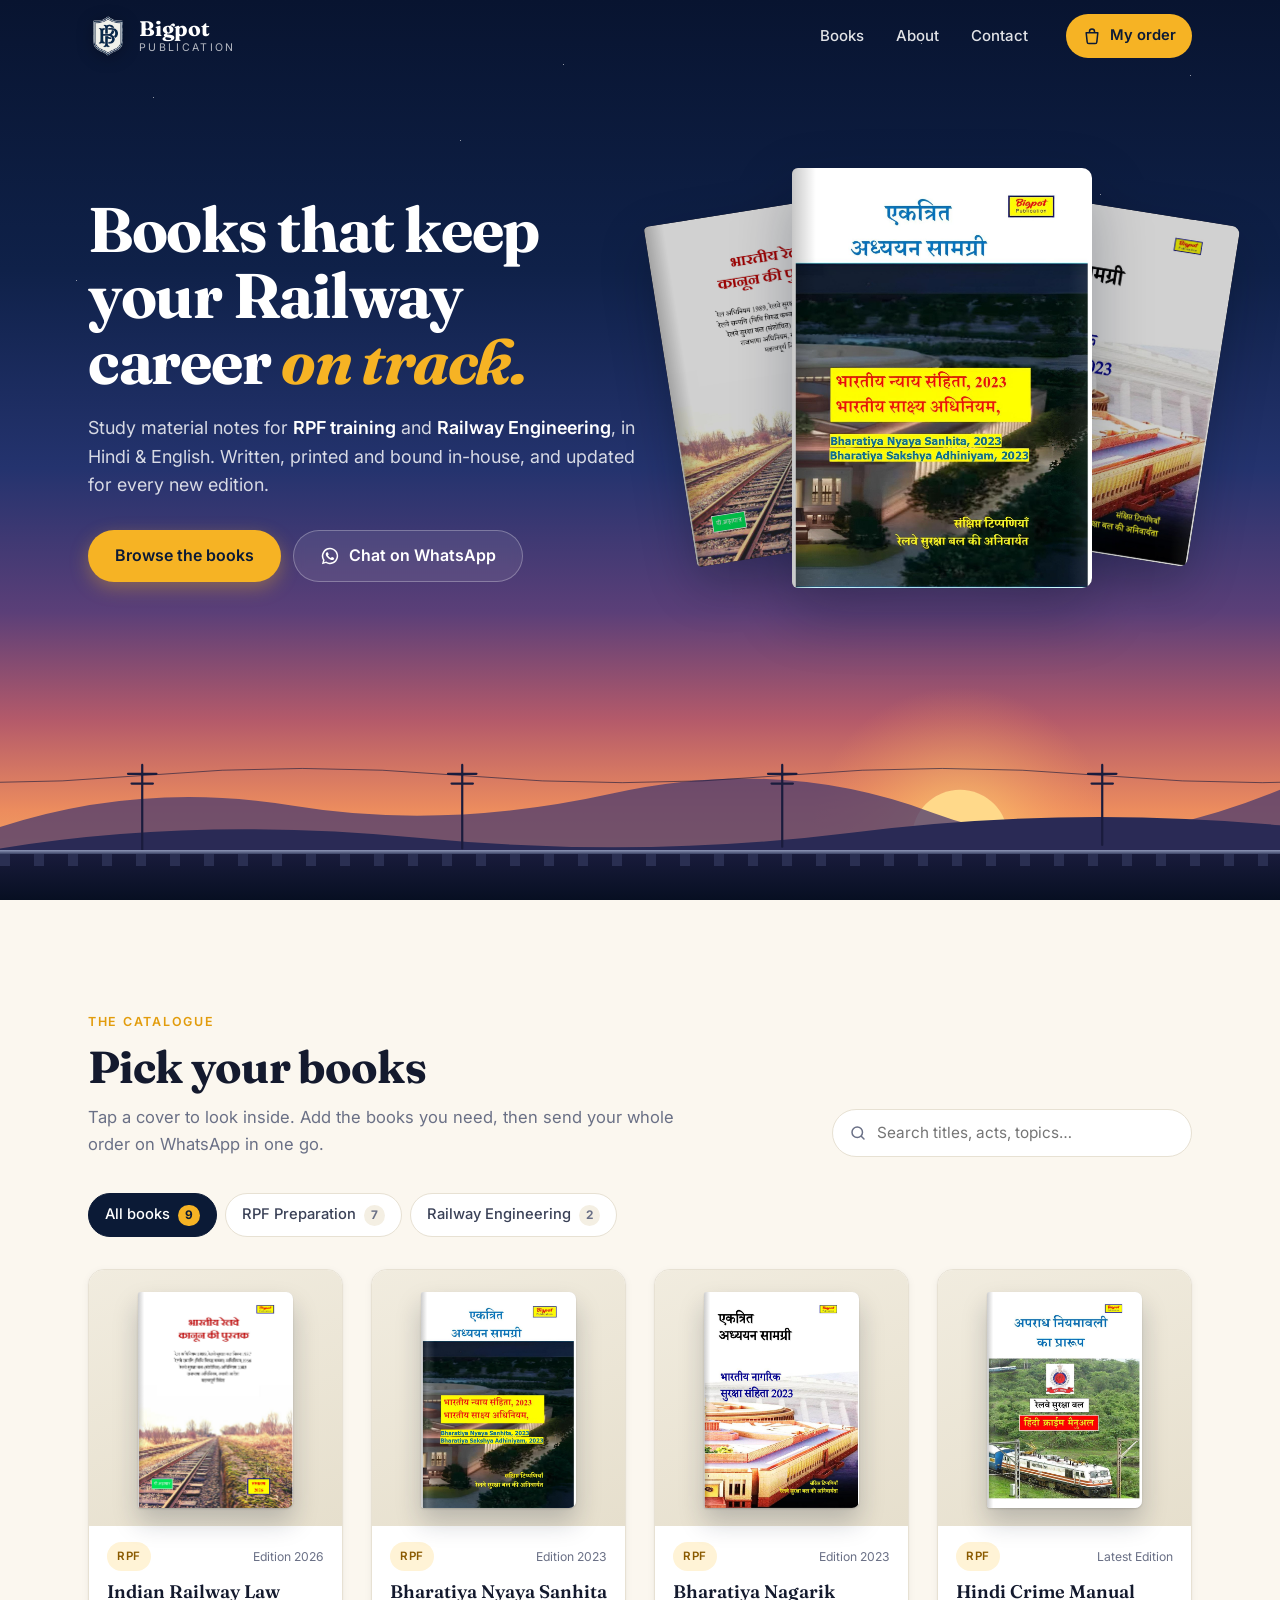
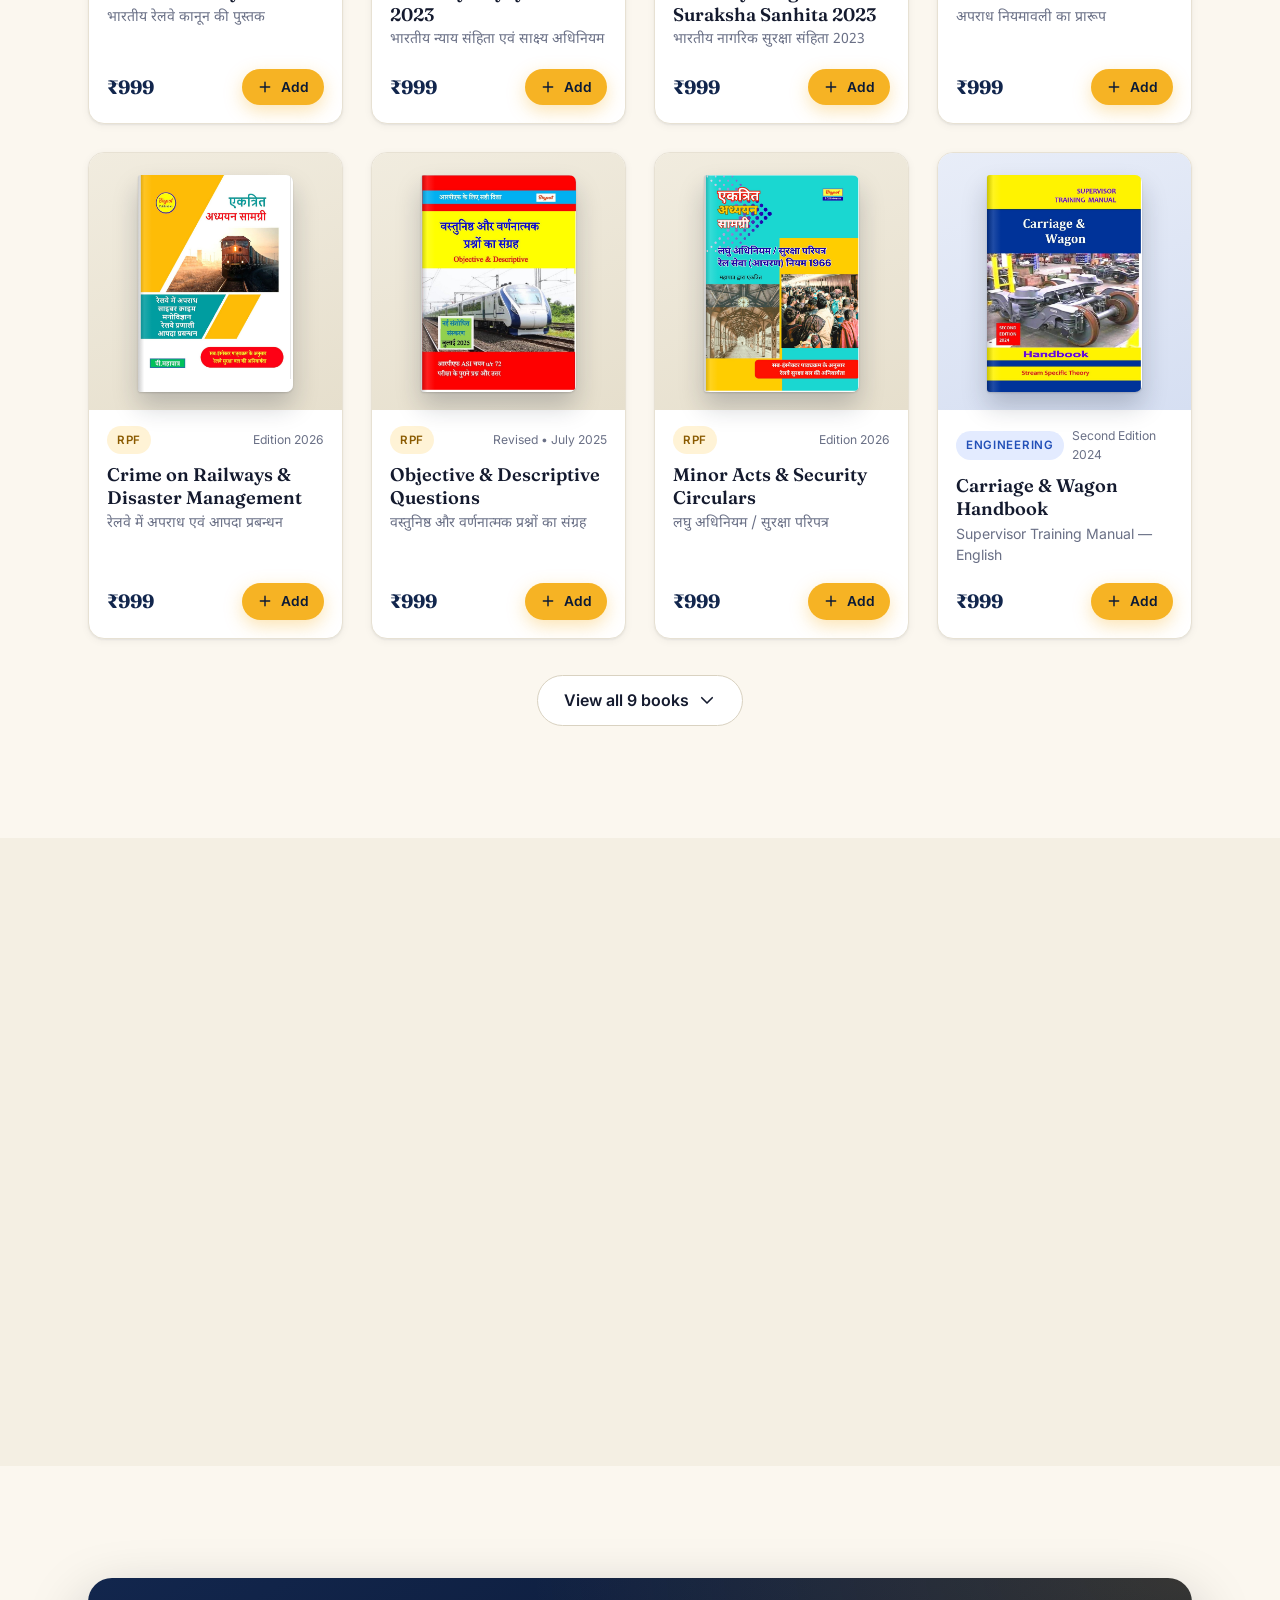
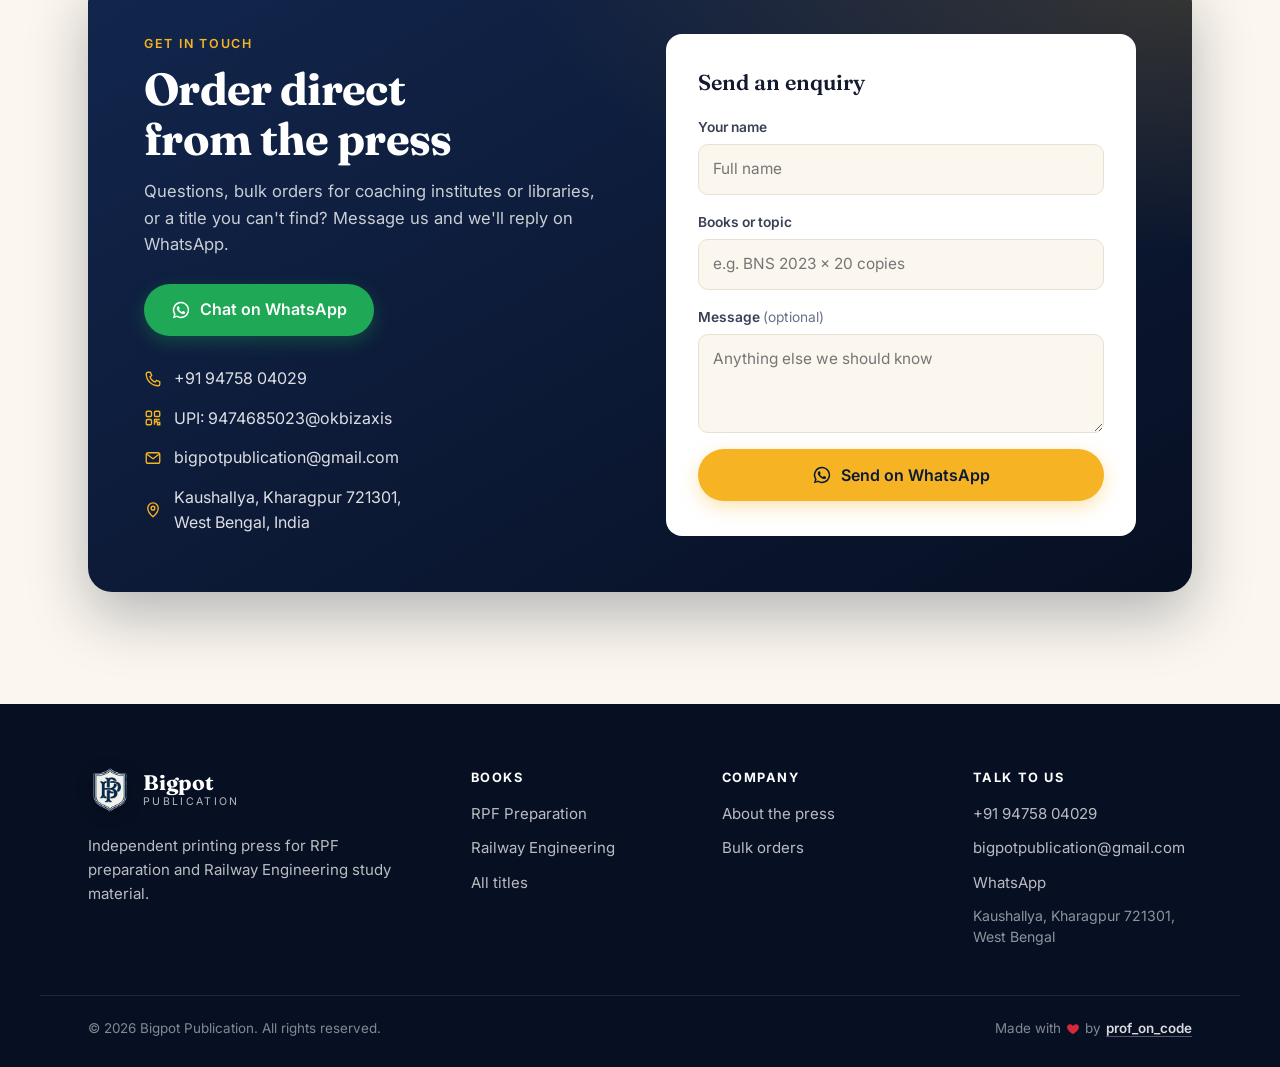
<file: index.html>
<!DOCTYPE html>
<html lang="en">
<head>
  <meta charset="UTF-8" />
  <meta name="viewport" content="width=device-width, initial-scale=1.0" />
  <title>Bigpot Publication — RPF Preparation & Railway Engineering Books</title>
  <meta name="description" content="Bigpot Publication — an independent printing press publishing study material for RPF exam preparation and Railway Engineering. Order direct from the press on WhatsApp." />
  <meta name="theme-color" content="#0b1a36" />

  <link rel="icon" type="image/png" href="assets/img/favicon-64.png" />
  <link rel="apple-touch-icon" href="assets/img/apple-touch-icon.png" />

  <link rel="preconnect" href="https://fonts.googleapis.com" />
  <link rel="preconnect" href="https://fonts.gstatic.com" crossorigin />
  <link href="https://fonts.googleapis.com/css2?family=Fraunces:opsz,wght@9..144,500;9..144,600;9..144,700&family=Inter:wght@400;500;600;700&family=Noto+Sans+Devanagari:wght@400;500;600&display=swap" rel="stylesheet" />

  <link rel="stylesheet" href="assets/css/style.css" />
</head>
<body>

  <!-- SVG icon sprite -->
  <svg width="0" height="0" style="position:absolute" aria-hidden="true">
    <symbol id="i-wa" viewBox="0 0 24 24"><path fill="currentColor" d="M12 2.2a9.8 9.8 0 0 0-8.4 14.9L2.3 21.8l4.8-1.3A9.8 9.8 0 1 0 12 2.2zm0 17.8a8 8 0 0 1-4.1-1.1l-.3-.2-2.8.8.8-2.7-.2-.3A8 8 0 1 1 12 20zm4.4-6c-.2-.1-1.4-.7-1.7-.8-.2-.1-.4-.1-.5.1l-.8.9c-.1.2-.3.2-.5.1a6.6 6.6 0 0 1-3.3-2.9c-.2-.4.2-.4.7-1.3.1-.2 0-.3 0-.4l-.8-1.8c-.2-.5-.4-.4-.5-.4h-.5a.9.9 0 0 0-.7.3 2.8 2.8 0 0 0-.9 2.1 4.9 4.9 0 0 0 1 2.6 11.2 11.2 0 0 0 4.3 3.8c1.6.7 2.2.7 3 .6.5-.1 1.4-.6 1.6-1.1.2-.6.2-1 .1-1.1l-.5-.3z"/></symbol>
    <symbol id="i-bag" viewBox="0 0 24 24"><path fill="none" stroke="currentColor" stroke-width="1.8" stroke-linecap="round" stroke-linejoin="round" d="M5 8h14l-1.2 11.1a2 2 0 0 1-2 1.9H8.2a2 2 0 0 1-2-1.9L5 8zm4 0V6.5a3 3 0 0 1 6 0V8"/></symbol>
    <symbol id="i-zoom" viewBox="0 0 24 24"><path fill="none" stroke="currentColor" stroke-width="2" stroke-linecap="round" d="M10.5 4a6.5 6.5 0 1 1 0 13 6.5 6.5 0 0 1 0-13zm9.5 16-4.8-4.8M10.5 7.5v6M7.5 10.5h6"/></symbol>
    <symbol id="i-zoom-out" viewBox="0 0 24 24"><path fill="none" stroke="currentColor" stroke-width="2" stroke-linecap="round" d="M10.5 4a6.5 6.5 0 1 1 0 13 6.5 6.5 0 0 1 0-13zm9.5 16-4.8-4.8M7.5 10.5h6"/></symbol>
    <symbol id="i-fit" viewBox="0 0 24 24"><path fill="none" stroke="currentColor" stroke-width="2" stroke-linecap="round" stroke-linejoin="round" d="M4 9V4h5M20 9V4h-5M4 15v5h5M20 15v5h-5"/></symbol>
    <symbol id="i-search" viewBox="0 0 24 24"><path fill="none" stroke="currentColor" stroke-width="2" stroke-linecap="round" d="M11 4a7 7 0 1 1 0 14 7 7 0 0 1 0-14zm9 16-4-4"/></symbol>
    <symbol id="i-eye" viewBox="0 0 24 24"><path fill="none" stroke="currentColor" stroke-width="1.8" stroke-linecap="round" stroke-linejoin="round" d="M2 12s3.6-7 10-7 10 7 10 7-3.6 7-10 7S2 12 2 12z"/><circle cx="12" cy="12" r="3" fill="none" stroke="currentColor" stroke-width="1.8"/></symbol>
    <symbol id="i-plus" viewBox="0 0 24 24"><path fill="none" stroke="currentColor" stroke-width="2.2" stroke-linecap="round" d="M12 5v14M5 12h14"/></symbol>
    <symbol id="i-minus" viewBox="0 0 24 24"><path fill="none" stroke="currentColor" stroke-width="2.2" stroke-linecap="round" d="M5 12h14"/></symbol>
    <symbol id="i-check" viewBox="0 0 24 24"><path fill="none" stroke="currentColor" stroke-width="2.4" stroke-linecap="round" stroke-linejoin="round" d="m5 12.5 4.5 4.5L19 7.5"/></symbol>
    <symbol id="i-x" viewBox="0 0 24 24"><path fill="none" stroke="currentColor" stroke-width="2" stroke-linecap="round" d="M6 6l12 12M18 6 6 18"/></symbol>
    <symbol id="i-left" viewBox="0 0 24 24"><path fill="none" stroke="currentColor" stroke-width="2.2" stroke-linecap="round" stroke-linejoin="round" d="m15 5-7 7 7 7"/></symbol>
    <symbol id="i-down" viewBox="0 0 24 24"><path fill="none" stroke="currentColor" stroke-width="2.2" stroke-linecap="round" stroke-linejoin="round" d="m5 9 7 7 7-7"/></symbol>
    <symbol id="i-upi" viewBox="0 0 24 24"><rect x="3" y="3" width="7" height="7" rx="1.5" fill="none" stroke="currentColor" stroke-width="1.8"/><rect x="14" y="3" width="7" height="7" rx="1.5" fill="none" stroke="currentColor" stroke-width="1.8"/><rect x="3" y="14" width="7" height="7" rx="1.5" fill="none" stroke="currentColor" stroke-width="1.8"/><path d="M14 14h3v3h-3zM18 18h3v3h-3zM18 14h3M14 18v3" fill="none" stroke="currentColor" stroke-width="1.8"/></symbol>
    <symbol id="i-right" viewBox="0 0 24 24"><path fill="none" stroke="currentColor" stroke-width="2.2" stroke-linecap="round" stroke-linejoin="round" d="m9 5 7 7-7 7"/></symbol>
    <symbol id="i-phone" viewBox="0 0 24 24"><path fill="none" stroke="currentColor" stroke-width="1.8" stroke-linejoin="round" d="M5 3h3.5l1.8 4.5-2.3 1.4a11 11 0 0 0 7.1 7.1l1.4-2.3L21 15.5V19a2 2 0 0 1-2 2A16 16 0 0 1 3 5a2 2 0 0 1 2-2z"/></symbol>
    <symbol id="i-mail" viewBox="0 0 24 24"><rect x="3" y="5" width="18" height="14" rx="2.5" fill="none" stroke="currentColor" stroke-width="1.8"/><path d="m4 7 8 6 8-6" fill="none" stroke="currentColor" stroke-width="1.8" stroke-linejoin="round"/></symbol>
    <symbol id="i-pin" viewBox="0 0 24 24"><path fill="none" stroke="currentColor" stroke-width="1.8" stroke-linejoin="round" d="M12 21s7-6.2 7-11.5a7 7 0 0 0-14 0C5 14.8 12 21 12 21z"/><circle cx="12" cy="9.5" r="2.5" fill="none" stroke="currentColor" stroke-width="1.8"/></symbol>
    <symbol id="i-press" viewBox="0 0 24 24"><path fill="none" stroke="currentColor" stroke-width="1.8" stroke-linejoin="round" d="M6 9V3h12v6M6 17H4a1 1 0 0 1-1-1v-6a1 1 0 0 1 1-1h16a1 1 0 0 1 1 1v6a1 1 0 0 1-1 1h-2M6 14h12v7H6z"/></symbol>
    <symbol id="i-fresh" viewBox="0 0 24 24"><path fill="none" stroke="currentColor" stroke-width="1.8" stroke-linecap="round" stroke-linejoin="round" d="M20 11a8 8 0 0 0-14.6-4.5L4 8m0-4v4h4M4 13a8 8 0 0 0 14.6 4.5L20 16m0 4v-4h-4"/></symbol>
    <symbol id="i-lang" viewBox="0 0 24 24"><path fill="none" stroke="currentColor" stroke-width="1.8" stroke-linecap="round" stroke-linejoin="round" d="M4 5h9M8.5 3v2m2.5 0c-1 4-3.5 7-7 9m2.5-5.5c1 2 3 3.8 5 4.5M13 21l4-10 4 10m-6.8-3h5.6"/></symbol>
    <symbol id="i-target" viewBox="0 0 24 24"><circle cx="12" cy="12" r="9" fill="none" stroke="currentColor" stroke-width="1.8"/><circle cx="12" cy="12" r="5" fill="none" stroke="currentColor" stroke-width="1.8"/><circle cx="12" cy="12" r="1.5" fill="currentColor"/></symbol>
  </svg>

  <!-- ============================ HEADER ============================ -->
  <header class="header" id="header">
    <div class="container header__inner">
      <a href="#top" class="brand" aria-label="Bigpot Publication — home">
        <span class="brand__mark" aria-hidden="true"><img src="assets/img/logo.png" width="40" height="40" alt="" />
        </span>
        <span class="brand__text"><strong>Bigpot</strong><em>Publication</em></span>
      </a>

      <nav class="nav" id="nav" aria-label="Main">
        <a href="#catalogue">Books</a>
        <a href="#about">About</a>
        <a href="#contact">Contact</a>
      </nav>

      <div class="header__actions">
        <button class="cart-btn" id="cartBtn" type="button" aria-label="Open your order list">
          <svg width="20" height="20"><use href="#i-bag"/></svg>
          <span class="cart-btn__label">My order</span>
          <span class="cart-btn__count" id="cartCount" hidden>0</span>
        </button>
        <button class="nav-toggle" id="navToggle" aria-label="Open menu" aria-expanded="false" aria-controls="nav">
          <span></span><span></span><span></span>
        </button>
      </div>
    </div>
  </header>

  <main id="top">

    <!-- ============================ HERO ============================ -->
    <section class="hero">
      <div class="hero__stars" aria-hidden="true"></div>

      <div class="container hero__grid">
        <div class="hero__copy">
          <h1 class="hero__title reveal">Books that keep your Railway career <em>on track.</em></h1>
          <p class="hero__lead reveal">
            Study material notes for <strong>RPF training</strong> and <strong>Railway Engineering</strong>,
            in Hindi &amp; English. Written, printed and bound in-house, and updated for every new edition.
          </p>
          <div class="hero__actions reveal">
            <a href="#catalogue" class="btn btn--primary btn--lg">Browse the books</a>
            <a href="#" class="btn btn--glass btn--lg" data-wa-direct>
              <svg width="20" height="20"><use href="#i-wa"/></svg> Chat on WhatsApp
            </a>
          </div>
        </div>

        <div class="hero__books" id="heroBooks" aria-label="Featured books"><!-- carousel built by JS --></div>
      </div>

      <!-- ---------- Animated train scene ---------- -->
      <div class="scene" aria-hidden="true">
        <svg class="scene__bg" viewBox="0 0 1440 320" preserveAspectRatio="xMidYMax slice">
          <defs>
            <radialGradient id="sunGlow" cx="50%" cy="50%" r="50%">
              <stop offset="0"   stop-color="#ffe3a3"/>
              <stop offset=".35" stop-color="#ffc56b" stop-opacity=".9"/>
              <stop offset="1"   stop-color="#ff9a5a" stop-opacity="0"/>
            </radialGradient>
          </defs>
          <circle cx="1080" cy="250" r="170" fill="url(#sunGlow)" opacity=".55"/>
          <circle cx="1080" cy="250" r="54" fill="#ffd98a"/>
          <path fill="#4a3a6e" opacity=".75" d="M0 238 Q 160 186 330 214 T 690 200 T 1050 222 T 1440 196 V320 H0z"/>
          <path fill="#2a2a55" d="M0 262 Q 220 226 470 250 T 960 244 T 1440 236 V320 H0z"/>
          <g stroke="#1a1c3d" stroke-width="2.5" fill="none" stroke-linecap="round">
            <g transform="translate(160 0)"><line x1="0" y1="168" x2="0" y2="266"/><line x1="-16" y1="178" x2="16" y2="178"/><line x1="-12" y1="189" x2="12" y2="189"/></g>
            <g transform="translate(520 0)"><line x1="0" y1="168" x2="0" y2="262"/><line x1="-16" y1="178" x2="16" y2="178"/><line x1="-12" y1="189" x2="12" y2="189"/></g>
            <g transform="translate(880 0)"><line x1="0" y1="168" x2="0" y2="260"/><line x1="-16" y1="178" x2="16" y2="178"/><line x1="-12" y1="189" x2="12" y2="189"/></g>
            <g transform="translate(1240 0)"><line x1="0" y1="168" x2="0" y2="258"/><line x1="-16" y1="178" x2="16" y2="178"/><line x1="-12" y1="189" x2="12" y2="189"/></g>
          </g>
          <path stroke="#1a1c3d" stroke-width="1" fill="none" opacity=".7" d="M-200 180 Q -20 196 160 180 T 520 180 T 880 180 T 1240 180 T 1600 180"/>
        </svg>

        <div class="ground"></div>
        <div class="rail">
          <div class="rail__sleepers"></div>
          <div class="rail__line"></div>
        </div>

        <div class="train">
          <svg class="train__svg" viewBox="0 0 1240 264" width="1240" height="264">
            <defs>
              <radialGradient id="puffFill" cx="45%" cy="40%" r="55%">
                <stop offset="0"   stop-color="#ffffff" stop-opacity=".9"/>
                <stop offset=".5"  stop-color="#f1e4ee" stop-opacity=".6"/>
                <stop offset="1"   stop-color="#e6c6c8" stop-opacity="0"/>
              </radialGradient>
              <filter id="smokeBlur" filterUnits="userSpaceOnUse" x="640" y="-160" width="560" height="320">
                <feGaussianBlur stdDeviation="5"/>
              </filter>
              <linearGradient id="beam" x1="0" x2="1">
                <stop offset="0" stop-color="#fff3c4" stop-opacity=".55"/>
                <stop offset="1" stop-color="#fff3c4" stop-opacity="0"/>
              </linearGradient>
              <g id="driver">
                <circle r="34" fill="#0c1024"/>
                <circle r="34" fill="none" stroke="#3b4366" stroke-width="3"/>
                <circle r="27" fill="none" stroke="#1b2140" stroke-width="6"/>
                <g stroke="#566089" stroke-width="2.4">
                  <line x1="0" y1="-27" x2="0" y2="27"/>
                  <line x1="-27" y1="0" x2="27" y2="0"/>
                  <line x1="-19" y1="-19" x2="19" y2="19"/>
                  <line x1="-19" y1="19" x2="19" y2="-19"/>
                </g>
                <circle r="7" fill="#d62839"/>
              </g>
              <g id="bogie">
                <circle r="16" fill="#0c1024"/>
                <circle r="16" fill="none" stroke="#3b4366" stroke-width="2.2"/>
                <g stroke="#566089" stroke-width="1.6">
                  <line x1="0" y1="-12" x2="0" y2="12"/>
                  <line x1="-12" y1="0" x2="12" y2="0"/>
                  <line x1="-8.5" y1="-8.5" x2="8.5" y2="8.5"/>
                  <line x1="-8.5" y1="8.5" x2="8.5" y2="-8.5"/>
                </g>
                <circle r="3.5" fill="#566089"/>
              </g>
            </defs>

            <!-- headlamp beam -->
            <path class="beam" d="M1086 156 L1240 128 L1240 192 Z" fill="url(#beam)"/>

            <!-- ===== SMOKE: soft blurred puffs born at the chimney, trailing back & up ===== -->
            <g class="smoke" fill="url(#puffFill)" filter="url(#smokeBlur)">
              <circle class="puff" style="--d:0.0s; --dx:-241px; --dy:-104px; --s:3.2" cx="1059" cy="98" r="14"/>
              <circle class="puff" style="--d:0.23s; --dx:-209px; --dy:-147px; --s:3.3" cx="1059" cy="98" r="16"/>
              <circle class="puff" style="--d:0.47s; --dx:-274px; --dy:-98px; --s:3.7" cx="1059" cy="98" r="15"/>
              <circle class="puff" style="--d:0.7s; --dx:-204px; --dy:-100px; --s:3.2" cx="1059" cy="98" r="14"/>
              <circle class="puff" style="--d:0.93s; --dx:-230px; --dy:-100px; --s:3.4" cx="1059" cy="98" r="14"/>
              <circle class="puff" style="--d:1.17s; --dx:-272px; --dy:-102px; --s:3.7" cx="1059" cy="98" r="19"/>
              <circle class="puff" style="--d:1.4s; --dx:-280px; --dy:-132px; --s:3.7" cx="1059" cy="98" r="18"/>
              <circle class="puff" style="--d:1.63s; --dx:-274px; --dy:-120px; --s:2.8" cx="1059" cy="98" r="15"/>
              <circle class="puff" style="--d:1.87s; --dx:-205px; --dy:-130px; --s:3.7" cx="1059" cy="98" r="16"/>
              <circle class="puff" style="--d:2.1s; --dx:-253px; --dy:-104px; --s:3.3" cx="1059" cy="98" r="18"/>
              <circle class="puff" style="--d:2.33s; --dx:-239px; --dy:-130px; --s:3.6" cx="1059" cy="98" r="15"/>
              <circle class="puff" style="--d:2.57s; --dx:-213px; --dy:-132px; --s:3.4" cx="1059" cy="98" r="15"/>
            </g>

            <!-- =================== COACH 2 (rear) =================== -->
            <g class="car">
              <rect x="60" y="150" width="298" height="80" rx="10" fill="#14214a"/>
              <rect x="60" y="150" width="298" height="9" rx="4" fill="#1d2d5e"/>
              <rect x="60" y="206" width="298" height="5" fill="#f6b324"/>
              <g fill="#ffd27a">
                <rect x="80"  y="168" width="34" height="26" rx="4"/>
                <rect x="126" y="168" width="34" height="26" rx="4"/>
                <rect x="172" y="168" width="34" height="26" rx="4"/>
                <rect x="218" y="168" width="34" height="26" rx="4"/>
                <rect x="264" y="168" width="34" height="26" rx="4"/>
                <rect x="310" y="168" width="34" height="26" rx="4"/>
              </g>
              <rect x="60" y="224" width="298" height="6" fill="#0a1024"/>
              <g transform="translate(110 246)"><g class="wheel"><use href="#bogie"/></g></g>
              <g transform="translate(158 246)"><g class="wheel"><use href="#bogie"/></g></g>
              <g transform="translate(262 246)"><g class="wheel"><use href="#bogie"/></g></g>
              <g transform="translate(310 246)"><g class="wheel"><use href="#bogie"/></g></g>
            </g>
            <rect x="356" y="218" width="22" height="6" rx="3" fill="#0a1024"/>

            <!-- =================== COACH 1 (front) =================== -->
            <g class="car">
              <rect x="376" y="150" width="298" height="80" rx="10" fill="#14214a"/>
              <rect x="376" y="150" width="298" height="9" rx="4" fill="#1d2d5e"/>
              <rect x="376" y="206" width="298" height="5" fill="#f6b324"/>
              <g fill="#ffd27a">
                <rect x="396" y="168" width="34" height="26" rx="4"/>
                <rect x="442" y="168" width="34" height="26" rx="4"/>
                <rect x="488" y="168" width="34" height="26" rx="4"/>
                <rect x="534" y="168" width="34" height="26" rx="4"/>
                <rect x="580" y="168" width="34" height="26" rx="4"/>
                <rect x="626" y="168" width="34" height="26" rx="4"/>
              </g>
              <rect x="376" y="224" width="298" height="6" fill="#0a1024"/>
              <g transform="translate(426 246)"><g class="wheel"><use href="#bogie"/></g></g>
              <g transform="translate(474 246)"><g class="wheel"><use href="#bogie"/></g></g>
              <g transform="translate(578 246)"><g class="wheel"><use href="#bogie"/></g></g>
              <g transform="translate(626 246)"><g class="wheel"><use href="#bogie"/></g></g>
            </g>
            <rect x="672" y="218" width="24" height="6" rx="3" fill="#0a1024"/>

            <!-- =================== TENDER =================== -->
            <g class="car">
              <rect x="694" y="166" width="150" height="64" rx="6" fill="#101a3c"/>
              <path d="M702 166 q34 -18 70 -6 q30 -12 68 6 z" fill="#1a1a2e"/>
              <rect x="694" y="206" width="150" height="5" fill="#d62839"/>
              <g transform="translate(728 246)"><g class="wheel"><use href="#bogie"/></g></g>
              <g transform="translate(772 246)"><g class="wheel"><use href="#bogie"/></g></g>
              <g transform="translate(816 246)"><g class="wheel"><use href="#bogie"/></g></g>
            </g>
            <rect x="842" y="218" width="16" height="6" rx="3" fill="#0a1024"/>

            <!-- =================== LOCOMOTIVE =================== -->
            <g class="loco">
              <rect x="856" y="116" width="74" height="108" rx="5" fill="#0e1633"/>
              <rect x="850" y="110" width="86" height="12" rx="4" fill="#1a2550"/>
              <rect x="868" y="138" width="36" height="30" rx="4" fill="#ffd27a"/>
              <rect x="924" y="150" width="150" height="66" rx="5" fill="#0e1633"/>
              <rect x="924" y="150" width="150" height="7" rx="3" fill="#1d2a58"/>
              <rect x="1060" y="146" width="20" height="74" rx="4" fill="#121b3d"/>
              <ellipse cx="1080" cy="183" rx="9" ry="37" fill="#0c142e" stroke="#2c3866" stroke-width="2"/>
              <circle cx="1080" cy="183" r="9" fill="#d62839"/>
              <g stroke="#f6b324" stroke-width="2.4" opacity=".85">
                <line x1="958"  y1="152" x2="958"  y2="216"/>
                <line x1="996"  y1="152" x2="996"  y2="216"/>
                <line x1="1034" y1="152" x2="1034" y2="216"/>
              </g>
              <path d="M962 150 q15 -24 30 0 z" fill="#f6b324"/>
              <path d="M1010 150 q13 -20 26 0 z" fill="#1a2550"/>
              <rect x="1046" y="108" width="26" height="44" rx="2" fill="#0e1633"/>
              <rect x="1042" y="102" width="34" height="12" rx="3" fill="#1a2550"/>
              <rect x="998" y="132" width="4" height="18" fill="#f6b324"/>
              <rect x="1074" y="150" width="12" height="13" rx="2" fill="#fff6d6"/>
              <rect x="856" y="216" width="232" height="9" fill="#0a1024"/>
              <rect x="1086" y="214" width="6" height="14" fill="#d62839"/>
              <path d="M1092 214 l24 30 h-24 z" fill="#d62839"/>
              <rect x="858" y="224" width="9" height="16" fill="#0a1024"/>
              <rect x="1052" y="200" width="26" height="22" rx="3" fill="#1a2550"/>

              <g transform="translate(964 228)"><g class="wheel wheel--drive"><use href="#driver"/></g></g>
              <g transform="translate(1036 228)"><g class="wheel wheel--drive"><use href="#driver"/></g></g>
              <g transform="translate(1084 246)"><g class="wheel"><use href="#bogie"/></g></g>

              <g class="siderod">
                <rect x="958" y="224" width="84" height="8" rx="4" fill="#c3c9dd"/>
                <circle cx="964"  cy="228" r="4.5" fill="#0c1024"/>
                <circle cx="1036" cy="228" r="4.5" fill="#0c1024"/>
              </g>

              <path d="M938 216 a26 26 0 0 1 52 0 z" fill="#0e1633"/>
              <path d="M1010 216 a26 26 0 0 1 52 0 z" fill="#0e1633"/>
            </g>
          </svg>
        </div>
      </div>
    </section>

    <!-- ===================== CATALOGUE ===================== -->
    <section class="section" id="catalogue">
      <div class="container">
        <div class="section__head section__head--split reveal">
          <div>
            <p class="eyebrow">The catalogue</p>
            <h2 class="section__title">Pick your books</h2>
            <p class="section__sub">Tap a cover to look inside. Add the books you need, then send your whole order on WhatsApp in one go.</p>
          </div>
          <label class="search">
            <svg width="18" height="18"><use href="#i-search"/></svg>
            <input type="search" id="bookSearch" placeholder="Search titles, acts, topics…" autocomplete="off" aria-label="Search books" />
          </label>
        </div>

        <div class="filters reveal" id="filters" role="group" aria-label="Filter by stream"><!-- built by JS --></div>

        <div class="grid" id="bookGrid" aria-live="polite"><!-- rendered by JS --></div>
        <div class="more" id="moreWrap" hidden>
          <button class="btn btn--ghost btn--lg" id="moreBtn" type="button"></button>
        </div>
        <p class="grid__empty" id="gridEmpty" hidden>No books match your search. Try another word, or <a href="#contact">ask us</a>.</p>
      </div>
    </section>

    <!-- ===================== ABOUT ===================== -->
    <section class="section section--tint" id="about">
      <div class="container about">
        <div class="about__text reveal">
          <p class="eyebrow">About the press</p>
          <h2 class="section__title">A printing press built for railway aspirants</h2>
          <p>
            Bigpot Publication is an independent printing press. We write, typeset, print and
            bind every title under one roof, so our books reach you faster, cost less, and stay
            current with each new edition and amendment.
          </p>
          <p>
            We focus on two things: <strong>Railway Protection Force</strong> examinations and
            <strong>Railway Engineering</strong> training notes. From the Railways Act and the new
            criminal codes to Carriage &amp; Wagon theory, every page follows the official syllabus.
          </p>
        </div>
        <div class="features">
          <div class="feature reveal">
            <span class="feature__icon feature__icon--amber"><svg width="24" height="24"><use href="#i-press"/></svg></span>
            <h3>Printed in-house</h3>
            <p>From press to parcel, with no middlemen.</p>
          </div>
          <div class="feature reveal">
            <span class="feature__icon feature__icon--blue"><svg width="24" height="24"><use href="#i-fresh"/></svg></span>
            <h3>Latest editions</h3>
            <p>Updated for 2026 and the new BNS / BNSS codes.</p>
          </div>
          <div class="feature reveal">
            <span class="feature__icon feature__icon--red"><svg width="24" height="24"><use href="#i-lang"/></svg></span>
            <h3>Hindi &amp; English</h3>
            <p>Study in the language you think in.</p>
          </div>
          <div class="feature reveal">
            <span class="feature__icon feature__icon--green"><svg width="24" height="24"><use href="#i-target"/></svg></span>
            <h3>Syllabus-aligned</h3>
            <p>Mapped to RPF constable, SI and ASI courses.</p>
          </div>
        </div>
      </div>
    </section>

    <!-- ===================== CONTACT ===================== -->
    <section class="section" id="contact">
      <div class="container">
        <div class="contact reveal">
          <div class="contact__intro">
            <p class="eyebrow eyebrow--light">Get in touch</p>
            <h2 class="section__title">Order direct from the press</h2>
            <p class="contact__lead">
              Questions, bulk orders for coaching institutes or libraries, or a title you
              can't find? Message us and we'll reply on WhatsApp.
            </p>
            <a href="#" class="btn btn--wa btn--lg" data-wa-direct>
              <svg width="20" height="20"><use href="#i-wa"/></svg> Chat on WhatsApp
            </a>
            <ul class="contact__details">
              <li><svg width="18" height="18"><use href="#i-phone"/></svg><a href="tel:+919475804029">+91 94758 04029</a></li>
              <li><svg width="18" height="18"><use href="#i-upi"/></svg><span>UPI: 9474685023@okbizaxis</span></li>
              <li><svg width="18" height="18"><use href="#i-mail"/></svg><a href="mailto:bigpotpublication@gmail.com">bigpotpublication@gmail.com</a></li>
              <li><svg width="18" height="18"><use href="#i-pin"/></svg><span>Kaushallya, Kharagpur 721301,<br />West Bengal, India</span></li>
            </ul>
          </div>

          <form class="contact__form" id="contactForm" novalidate>
            <h3>Send an enquiry</h3>
            <div class="field">
              <label for="cName">Your name</label>
              <input id="cName" name="name" type="text" placeholder="Full name" autocomplete="name" required />
            </div>
            <div class="field">
              <label for="cBooks">Books or topic</label>
              <input id="cBooks" name="books" type="text" placeholder="e.g. BNS 2023 × 20 copies" required />
            </div>
            <div class="field">
              <label for="cMsg">Message <span class="field__opt">(optional)</span></label>
              <textarea id="cMsg" name="message" rows="3" placeholder="Anything else we should know"></textarea>
            </div>
            <button type="submit" class="btn btn--primary btn--full btn--lg">
              <svg width="20" height="20"><use href="#i-wa"/></svg> Send on WhatsApp
            </button>
            <p class="form-note" id="formNote" hidden></p>
          </form>
        </div>
      </div>
    </section>
  </main>

  <!-- ===================== FOOTER ===================== -->
  <footer class="footer">
    <div class="container footer__inner">
      <div class="footer__brand">
        <a href="#top" class="brand brand--light">
          <span class="brand__mark" aria-hidden="true"><img src="assets/img/logo.png" width="44" height="44" alt="" loading="lazy" /></span>
          <span class="brand__text"><strong>Bigpot</strong><em>Publication</em></span>
        </a>
        <p>Independent printing press for RPF preparation and Railway Engineering study material.</p>
      </div>
      <nav class="footer__col" aria-label="Books">
        <h4>Books</h4>
        <a href="#catalogue" data-goto-filter="rpf">RPF Preparation</a>
        <a href="#catalogue" data-goto-filter="engineering">Railway Engineering</a>
        <a href="#catalogue" data-goto-filter="all">All titles</a>
      </nav>
      <nav class="footer__col" aria-label="Company">
        <h4>Company</h4>
        <a href="#about">About the press</a>
        <a href="#contact">Bulk orders</a>
      </nav>
      <div class="footer__col">
        <h4>Talk to us</h4>
        <a href="tel:+919475804029">+91 94758 04029</a>
        <a href="mailto:bigpotpublication@gmail.com">bigpotpublication@gmail.com</a>
        <a href="#" data-wa-direct>WhatsApp</a>
        <span class="footer__addr">Kaushallya, Kharagpur 721301, West Bengal</span>
      </div>
    </div>
    <div class="container footer__bottom">
      <span>© <span id="year"></span> Bigpot Publication. All rights reserved.</span>
      <span class="footer__credit">Made with <svg class="heart" width="14" height="14" viewBox="0 0 24 24" aria-label="love" role="img"><path fill="currentColor" d="M12 21s-7.5-4.6-9.6-9.4C.9 8 3 4 6.9 4c2.2 0 3.7 1.2 5.1 3 1.4-1.8 2.9-3 5.1-3C21 4 23.1 8 21.6 11.6 19.5 16.4 12 21 12 21z"/></svg> by <a href="https://github.com/profoncode-debug" target="_blank" rel="noopener">prof_on_code</a></span>
    </div>
  </footer>

  <!-- ===================== BOOK PREVIEW ===================== -->
  <div class="lightbox" id="lightbox" aria-hidden="true" role="dialog" aria-modal="true" aria-labelledby="lbTitle">
    <div class="lightbox__backdrop" data-close></div>
    <div class="lightbox__panel" tabindex="-1">
      <button class="icon-btn lightbox__close" data-close aria-label="Close preview"><svg width="22" height="22"><use href="#i-x"/></svg></button>

      <div class="lightbox__viewer">
        <div class="lightbox__stage">
          <button class="icon-btn lightbox__nav lightbox__nav--prev" id="lbPrev" aria-label="Previous page"><svg width="22" height="22"><use href="#i-left"/></svg></button>
          <img id="lbImg" alt="" title="Click to zoom" />
          <button class="lightbox__zoom" id="lbZoom" type="button" aria-label="Zoom into this page"><svg width="18" height="18"><use href="#i-zoom"/></svg><span>Zoom</span></button>
          <button class="icon-btn lightbox__nav lightbox__nav--next" id="lbNext" aria-label="Next page"><svg width="22" height="22"><use href="#i-right"/></svg></button>
          <span class="lightbox__count" id="lbCount"></span>
        </div>
        <div class="lightbox__thumbs" id="lbThumbs"></div>
      </div>

      <aside class="lightbox__info">
        <p class="chip" id="lbCat"></p>
        <h3 class="lightbox__title" id="lbTitle"></h3>
        <p class="lightbox__sub" id="lbSub" lang="hi"></p>
        <p class="lightbox__edition" id="lbEdition"></p>
        <p class="lightbox__desc" id="lbDesc"></p>
        <p class="lightbox__price" id="lbPrice"></p>
        <div class="lightbox__actions">
          <button class="btn btn--primary btn--full" id="lbAdd" type="button"></button>
          <button class="btn btn--wa btn--full" id="lbOrder" type="button">
            <svg width="20" height="20"><use href="#i-wa"/></svg> Order just this book
          </button>
        </div>
      </aside>
    </div>
  </div>

  <!-- ===================== PAGE ZOOM ===================== -->
  <div class="zoom" id="zoom" aria-hidden="true" role="dialog" aria-modal="true" aria-label="Zoomed page">
    <div class="zoom__canvas" id="zoomCanvas">
      <img class="zoom__img" id="zoomImg" alt="" draggable="false" />
    </div>
    <span class="zoom__count" id="zoomCount"></span>
    <button class="zoom__btn zoom__close" type="button" id="zoomClose" aria-label="Close zoom"><svg width="22" height="22"><use href="#i-x"/></svg></button>
    <button class="zoom__btn zoom__nav zoom__nav--prev" type="button" id="zoomPrev" aria-label="Previous page"><svg width="22" height="22"><use href="#i-left"/></svg></button>
    <button class="zoom__btn zoom__nav zoom__nav--next" type="button" id="zoomNext" aria-label="Next page"><svg width="22" height="22"><use href="#i-right"/></svg></button>
    <div class="zoom__bar" role="toolbar" aria-label="Zoom controls">
      <button class="zoom__btn" type="button" id="zoomOut" aria-label="Zoom out"><svg width="20" height="20"><use href="#i-zoom-out"/></svg></button>
      <span class="zoom__level" id="zoomLevel">100%</span>
      <button class="zoom__btn" type="button" id="zoomIn" aria-label="Zoom in"><svg width="20" height="20"><use href="#i-zoom"/></svg></button>
      <button class="zoom__btn" type="button" id="zoomFit" aria-label="Fit page to screen"><svg width="20" height="20"><use href="#i-fit"/></svg></button>
    </div>
    <p class="zoom__hint" id="zoomHint">Pinch or scroll to zoom · drag to move · double-tap to zoom in</p>
  </div>

  <!-- ===================== ORDER DRAWER ===================== -->
  <div class="drawer" id="drawer" aria-hidden="true" role="dialog" aria-modal="true" aria-labelledby="drawerTitle">
    <div class="drawer__backdrop" data-close></div>
    <div class="drawer__panel" tabindex="-1">
      <div class="drawer__head">
        <h3 id="drawerTitle">My order</h3>
        <button class="icon-btn" data-close aria-label="Close order list"><svg width="22" height="22"><use href="#i-x"/></svg></button>
      </div>
      <div class="drawer__body" id="drawerItems"></div>
      <form class="drawer__foot" id="orderForm" novalidate>
        <div class="drawer__total" id="drawerTotal"></div>
        <div class="field">
          <label for="oName">Your name</label>
          <input id="oName" name="name" type="text" placeholder="Full name" autocomplete="name" />
        </div>
        <div class="field">
          <label for="oAddr">Delivery address <span class="field__opt">(optional)</span></label>
          <textarea id="oAddr" name="address" rows="2" placeholder="House, street, city, PIN" autocomplete="street-address"></textarea>
        </div>
        <button type="button" class="btn btn--primary btn--full btn--lg" id="payBtn">
          <svg width="20" height="20"><use href="#i-upi"/></svg> <span id="payBtnLabel">Pay via UPI</span>
        </button>
        <button type="submit" class="btn btn--ghost btn--full" id="orderSend">
          <svg width="18" height="18" style="color:var(--wa)"><use href="#i-wa"/></svg> Order now, pay later on WhatsApp
        </button>
      </form>
    </div>
  </div>

  <!-- ===================== UPI PAYMENT ===================== -->
  <div class="paybox" id="paybox" aria-hidden="true" role="dialog" aria-modal="true" aria-labelledby="payTitle">
    <div class="paybox__backdrop" data-close></div>
    <div class="paybox__panel" tabindex="-1">
      <button class="icon-btn paybox__close" data-close aria-label="Close payment"><svg width="22" height="22"><use href="#i-x"/></svg></button>
      <p class="eyebrow">Step 1 · Pay</p>
      <h3 class="paybox__title" id="payTitle">Scan &amp; pay <span id="payAmount"></span></h3>
      <p class="paybox__hint">Use any UPI app: Google Pay, PhonePe, Paytm or BHIM.</p>
      <img class="paybox__qr" src="assets/img/upi-qr.png" alt="UPI QR code for 9474685023@okbizaxis" loading="lazy" />
      <div class="paybox__id">
        <span><small>UPI ID</small><b id="payUpiId"></b></span>
        <button type="button" class="btn btn--ghost btn--sm" id="payCopy">Copy</button>
      </div>
      <p class="paybox__payee">Payee name shows as <b id="payName"></b></p>
      <a class="btn btn--primary btn--full btn--lg paybox__app" id="payApp" href="#">
        <svg width="20" height="20"><use href="#i-upi"/></svg> Open UPI app &amp; pay
      </a>
      <div class="paybox__step2">
        <p class="eyebrow">Step 2 · Confirm</p>
        <p>After paying, send us your order on WhatsApp and attach the payment screenshot.</p>
        <button type="button" class="btn btn--wa btn--full btn--lg" id="paidSend">
          <svg width="20" height="20"><use href="#i-wa"/></svg> I've paid, send my order
        </button>
      </div>
    </div>
  </div>

  <!-- floating order button (shows once something is added) -->
  <button class="fab" id="fab" type="button" aria-label="Open your order list" hidden>
    <svg width="22" height="22"><use href="#i-bag"/></svg>
    <span class="fab__count" id="fabCount">0</span>
  </button>

  <div class="toast" id="toast" role="status" aria-live="polite"></div>

  <script src="assets/js/config.js"></script>
  <script src="assets/js/data.js"></script>
  <script src="assets/js/app.js"></script>
</body>
</html>
</file>
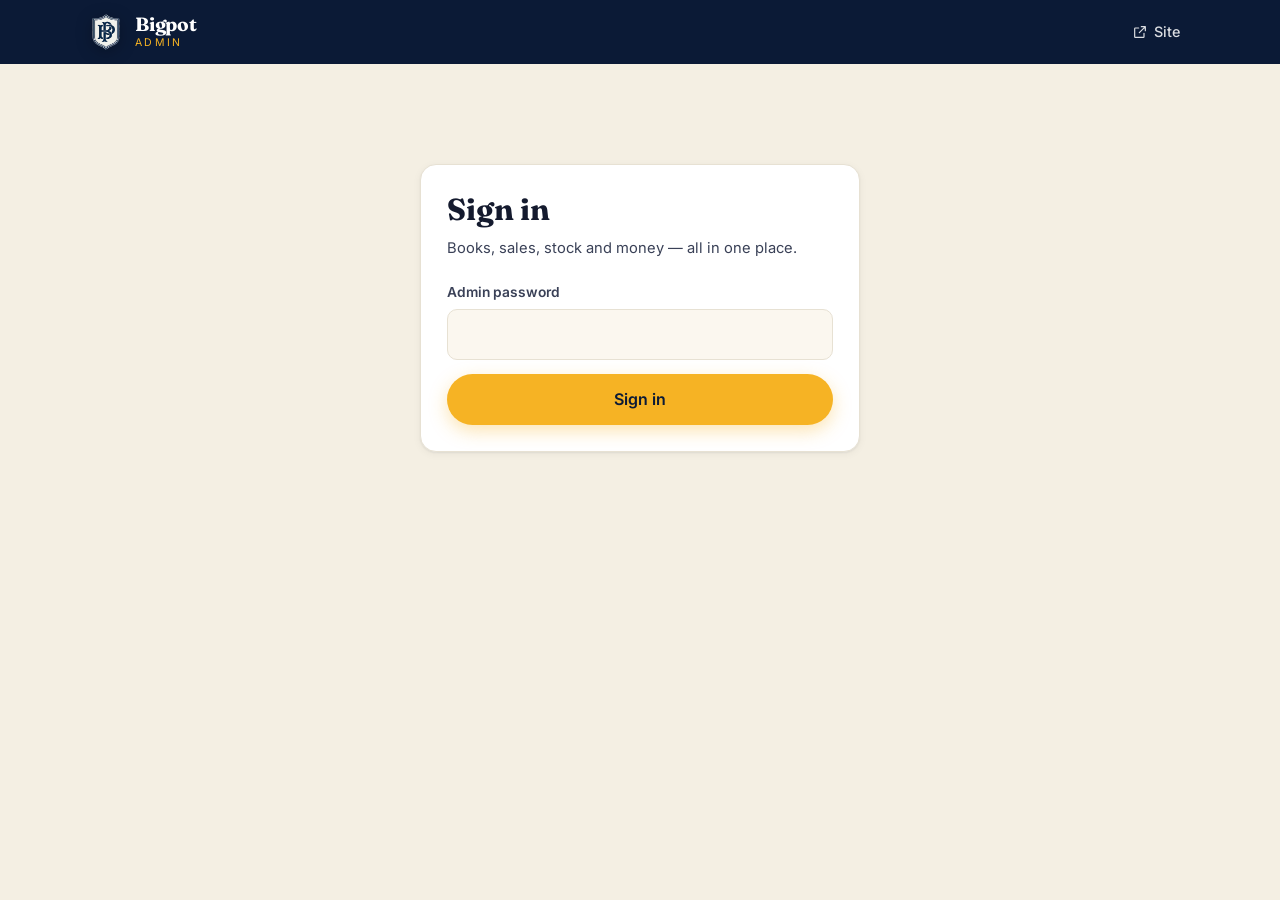
<file: admin.html>
<!DOCTYPE html>
<html lang="en">
<head>
  <meta charset="UTF-8" />
  <meta name="viewport" content="width=device-width, initial-scale=1.0, viewport-fit=cover" />
  <meta name="robots" content="noindex, nofollow" />
  <title>Bigpot Admin</title>
  <meta name="theme-color" content="#0b1a36" />
  <link rel="icon" type="image/png" href="assets/img/favicon-64.png" />
  <link rel="apple-touch-icon" href="assets/img/apple-touch-icon.png" />
  <link rel="preconnect" href="https://fonts.googleapis.com" />
  <link rel="preconnect" href="https://fonts.gstatic.com" crossorigin />
  <link href="https://fonts.googleapis.com/css2?family=Fraunces:opsz,wght@9..144,600;9..144,700&family=Inter:wght@400;500;600;700&family=Noto+Sans+Devanagari:wght@400;500;600&display=swap" rel="stylesheet" />
  <link rel="stylesheet" href="assets/css/style.css" />
  <link rel="stylesheet" href="assets/css/admin.css" />
</head>
<body class="admin">

  <svg width="0" height="0" style="position:absolute" aria-hidden="true">
    <symbol id="i-plus" viewBox="0 0 24 24"><path fill="none" stroke="currentColor" stroke-width="2.2" stroke-linecap="round" d="M12 5v14M5 12h14"/></symbol>
    <symbol id="i-x" viewBox="0 0 24 24"><path fill="none" stroke="currentColor" stroke-width="2" stroke-linecap="round" d="M6 6l12 12M18 6 6 18"/></symbol>
    <symbol id="i-up" viewBox="0 0 24 24"><path fill="none" stroke="currentColor" stroke-width="2.2" stroke-linecap="round" stroke-linejoin="round" d="m6 15 6-6 6 6"/></symbol>
    <symbol id="i-down" viewBox="0 0 24 24"><path fill="none" stroke="currentColor" stroke-width="2.2" stroke-linecap="round" stroke-linejoin="round" d="m6 9 6 6 6-6"/></symbol>
    <symbol id="i-left" viewBox="0 0 24 24"><path fill="none" stroke="currentColor" stroke-width="2.2" stroke-linecap="round" stroke-linejoin="round" d="m15 5-7 7 7 7"/></symbol>
    <symbol id="i-right" viewBox="0 0 24 24"><path fill="none" stroke="currentColor" stroke-width="2.2" stroke-linecap="round" stroke-linejoin="round" d="m9 5 7 7-7 7"/></symbol>
    <symbol id="i-edit" viewBox="0 0 24 24"><path fill="none" stroke="currentColor" stroke-width="1.8" stroke-linecap="round" stroke-linejoin="round" d="M4 20h4L19 9l-4-4L4 16v4zM13.5 6.5l4 4"/></symbol>
    <symbol id="i-trash" viewBox="0 0 24 24"><path fill="none" stroke="currentColor" stroke-width="1.8" stroke-linecap="round" stroke-linejoin="round" d="M4 7h16M10 11v6M14 11v6M6 7l1 13h10l1-13M9 7V4h6v3"/></symbol>
    <symbol id="i-camera" viewBox="0 0 24 24"><path fill="none" stroke="currentColor" stroke-width="1.8" stroke-linejoin="round" d="M4 8h3l2-3h6l2 3h3v11H4z"/><circle cx="12" cy="13" r="3.5" fill="none" stroke="currentColor" stroke-width="1.8"/></symbol>
    <symbol id="i-search" viewBox="0 0 24 24"><path fill="none" stroke="currentColor" stroke-width="2" stroke-linecap="round" d="M11 4a7 7 0 1 1 0 14 7 7 0 0 1 0-14zm9 16-4-4"/></symbol>
    <symbol id="i-ext" viewBox="0 0 24 24"><path fill="none" stroke="currentColor" stroke-width="1.8" stroke-linecap="round" stroke-linejoin="round" d="M14 4h6v6M20 4l-9 9M18 14v5a1 1 0 0 1-1 1H5a1 1 0 0 1-1-1V7a1 1 0 0 1 1-1h5"/></symbol>
    <symbol id="i-refresh" viewBox="0 0 24 24"><path fill="none" stroke="currentColor" stroke-width="1.8" stroke-linecap="round" stroke-linejoin="round" d="M20 11a8 8 0 0 0-14.6-4.5L4 8m0-4v4h4M4 13a8 8 0 0 0 14.6 4.5L20 16m0 4v-4h-4"/></symbol>
    <symbol id="i-home" viewBox="0 0 24 24"><path fill="none" stroke="currentColor" stroke-width="1.8" stroke-linecap="round" stroke-linejoin="round" d="M4 20V10l8-6 8 6v10h-5v-6H9v6z"/></symbol>
    <symbol id="i-book" viewBox="0 0 24 24"><path fill="none" stroke="currentColor" stroke-width="1.8" stroke-linejoin="round" d="M5 4h11a3 3 0 0 1 3 3v13H8a3 3 0 0 1-3-3zM5 17a3 3 0 0 1 3-3h11"/></symbol>
    <symbol id="i-cart" viewBox="0 0 24 24"><path fill="none" stroke="currentColor" stroke-width="1.8" stroke-linecap="round" stroke-linejoin="round" d="M3 4h2l2.4 11h10.2L20 8H6.4"/><circle cx="9" cy="19.5" r="1.5" fill="currentColor"/><circle cx="17" cy="19.5" r="1.5" fill="currentColor"/></symbol>
    <symbol id="i-box" viewBox="0 0 24 24"><path fill="none" stroke="currentColor" stroke-width="1.8" stroke-linejoin="round" d="m12 3 8 4.5v9L12 21l-8-4.5v-9zM4 7.5l8 4.5 8-4.5M12 12v9"/></symbol>
    <symbol id="i-wallet" viewBox="0 0 24 24"><path fill="none" stroke="currentColor" stroke-width="1.8" stroke-linejoin="round" d="M4 7h15a1 1 0 0 1 1 1v11H5a1 1 0 0 1-1-1V6a2 2 0 0 1 2-2h11v3"/><circle cx="16" cy="13.5" r="1.4" fill="currentColor"/></symbol>
    <symbol id="i-alert" viewBox="0 0 24 24"><path fill="none" stroke="currentColor" stroke-width="1.8" stroke-linejoin="round" d="M12 4 2.5 20h19z"/><path stroke="currentColor" stroke-width="2" stroke-linecap="round" d="M12 10v4.5M12 17.5v.01"/></symbol>
    <symbol id="i-check" viewBox="0 0 24 24"><path fill="none" stroke="currentColor" stroke-width="2.4" stroke-linecap="round" stroke-linejoin="round" d="m5 12.5 4.5 4.5L19 7.5"/></symbol>
    <symbol id="i-clock" viewBox="0 0 24 24"><circle cx="12" cy="12" r="8.5" fill="none" stroke="currentColor" stroke-width="1.8"/><path fill="none" stroke="currentColor" stroke-width="1.8" stroke-linecap="round" d="M12 7.5V12l3 2"/></symbol>
    <symbol id="i-paste" viewBox="0 0 24 24"><path fill="none" stroke="currentColor" stroke-width="1.8" stroke-linejoin="round" d="M8 5H6a1 1 0 0 0-1 1v14a1 1 0 0 0 1 1h12a1 1 0 0 0 1-1V6a1 1 0 0 0-1-1h-2M9 3h6v4H9z"/></symbol>
  </svg>

  <header class="abar">
    <div class="container abar__inner">
      <a href="index.html" class="brand brand--light" aria-label="Open the website">
        <span class="brand__mark" aria-hidden="true"><img src="assets/img/logo.png" width="36" height="36" alt="" />
        </span>
        <span class="brand__text"><strong>Bigpot</strong><em>Admin</em></span>
      </a>

      <nav class="atabs" id="tabs" aria-label="Sections" hidden>
        <button type="button" data-tab="overview" class="is-active"><svg width="20" height="20"><use href="#i-home"/></svg><span>Overview</span></button>
        <button type="button" data-tab="sales"><svg width="20" height="20"><use href="#i-cart"/></svg><span>Sales</span></button>
        <button type="button" data-tab="books"><svg width="20" height="20"><use href="#i-book"/></svg><span>Books</span></button>
        <button type="button" data-tab="stock"><svg width="20" height="20"><use href="#i-box"/></svg><span>Stock</span></button>
        <button type="button" data-tab="expenses"><svg width="20" height="20"><use href="#i-wallet"/></svg><span>Expenses</span></button>
      </nav>

      <div class="abar__actions">
        <button class="abtn-link" id="reloadBtn" type="button" hidden title="Reload from the Sheet"><svg width="16" height="16"><use href="#i-refresh"/></svg><span>Sync</span></button>
        <a class="abtn-link" href="index.html" target="_blank" rel="noopener"><svg width="16" height="16"><use href="#i-ext"/></svg><span>Site</span></a>
        <button class="abtn-link" id="logoutBtn" type="button" hidden>Sign out</button>
      </div>
    </div>
  </header>

  <main class="container amain">

    <!-- not configured yet -->
    <section class="acard acard--narrow" id="viewSetup" hidden>
      <h1 class="atitle">Admin isn't connected yet</h1>
      <p>Follow the setup steps at the top of <code>apps-script/Code.gs</code>, then paste your
         Apps Script <b>Web app URL</b> into <code>assets/js/config.js</code> as <code>adminApiUrl</code>.</p>
    </section>

    <!-- sign in -->
    <section class="acard acard--narrow" id="viewLogin" hidden>
      <h1 class="atitle">Sign in</h1>
      <p class="amuted">Books, sales, stock and money — all in one place.</p>
      <form id="loginForm" class="aform" novalidate>
        <div class="field">
          <label for="pw">Admin password</label>
          <input id="pw" type="password" autocomplete="current-password" required />
        </div>
        <button class="btn btn--primary btn--full btn--lg" type="submit" id="loginBtn">Sign in</button>
        <p class="form-note form-note--error" id="loginNote" hidden></p>
      </form>
    </section>

    <div id="viewApp" hidden>

      <!-- ============ OVERVIEW ============ -->
      <section class="panel" data-panel="overview">
        <div class="ahead">
          <div>
            <h1 class="atitle">Overview</h1>
            <p class="amuted" id="ovSub">Money in, money out, and what's on the shelf.</p>
          </div>
          <div class="ahead__tools">
            <label class="aselect"><span class="sr-only">Period</span>
              <select id="period">
                <option value="month">This month</option>
                <option value="lastmonth">Last month</option>
                <option value="3m">Last 3 months</option>
                <option value="fy">This financial year</option>
                <option value="year">This calendar year</option>
                <option value="all">All time</option>
              </select>
            </label>
            <button class="btn btn--primary" type="button" data-new="sale"><svg width="18" height="18"><use href="#i-plus"/></svg> Record sale</button>
          </div>
        </div>

        <div class="alerts" id="alerts"></div>
        <div class="kpis" id="kpis"></div>

        <div class="acard chartcard">
          <div class="chartcard__head">
            <div>
              <h2 class="asub">Last 12 months</h2>
              <div class="legend"><span><i class="sw sw--rev"></i>Sales</span><span><i class="sw sw--net"></i>Net profit</span></div>
            </div>
            <button class="btn btn--ghost btn--sm" type="button" id="chartTableBtn" aria-pressed="false">Show table</button>
          </div>
          <div class="chart" id="chart"></div>
          <div class="chart-table" id="chartTable" hidden></div>
        </div>

        <div class="agrid2">
          <div class="acard">
            <h2 class="asub">Best sellers <small id="topSub"></small></h2>
            <div id="topBooks" class="mini"></div>
          </div>
          <div class="acard">
            <h2 class="asub">Running low</h2>
            <div id="lowStock" class="mini"></div>
          </div>
        </div>

        <div class="acard">
          <div class="chartcard__head">
            <h2 class="asub">Recent orders</h2>
            <button class="btn btn--ghost btn--sm" type="button" data-goto="sales">All sales</button>
          </div>
          <div id="recentOrders" class="olist"></div>
        </div>
      </section>

      <!-- ============ SALES ============ -->
      <section class="panel" data-panel="sales" hidden>
        <div class="ahead">
          <div>
            <h1 class="atitle">Sales</h1>
            <p class="amuted">Record every order you get on WhatsApp, in the shop or by phone.</p>
          </div>
          <div class="ahead__tools">
            <label class="search search--sm">
              <svg width="16" height="16"><use href="#i-search"/></svg>
              <input type="search" id="salesSearch" placeholder="Name, phone, book, order no." aria-label="Search sales" />
            </label>
            <label class="aselect"><span class="sr-only">Show</span>
              <select id="salesFilter">
                <option value="all">All orders</option>
                <option value="pending">Payment pending</option>
                <option value="paid">Paid</option>
              </select>
            </label>
            <button class="btn btn--primary" type="button" data-new="sale"><svg width="18" height="18"><use href="#i-plus"/></svg> Record sale</button>
          </div>
        </div>
        <div class="strip" id="salesStrip"></div>
        <div class="olist" id="salesList"></div>
      </section>

      <!-- ============ BOOKS ============ -->
      <section class="panel" data-panel="books" hidden>
        <div class="ahead">
          <div>
            <h1 class="atitle">Books <span class="acount" id="bookCount"></span></h1>
            <p class="amuted">What the website shows. Changes appear on the site within about 5 minutes.</p>
          </div>
          <div class="ahead__tools">
            <label class="search search--sm">
              <svg width="16" height="16"><use href="#i-search"/></svg>
              <input type="search" id="adminSearch" placeholder="Search" aria-label="Search books" />
            </label>
            <button class="btn btn--primary" id="addBtn" type="button"><svg width="18" height="18"><use href="#i-plus"/></svg> Add book</button>
          </div>
        </div>
        <div class="alist" id="bookList" aria-live="polite"></div>
      </section>

      <!-- ============ STOCK ============ -->
      <section class="panel" data-panel="stock" hidden>
        <div class="ahead">
          <div>
            <h1 class="atitle">Stock</h1>
            <p class="amuted">Copies on hand and what they cost you. Sales take copies out automatically.</p>
          </div>
          <div class="ahead__tools">
            <button class="btn btn--primary" type="button" data-new="restock"><svg width="18" height="18"><use href="#i-plus"/></svg> Add new copies</button>
          </div>
        </div>
        <div class="strip" id="stockStrip"></div>
        <div class="acard acard--flush">
          <div class="ttable" id="stockTable"></div>
        </div>
        <h2 class="asub asub--gap">Print runs &amp; purchases</h2>
        <div class="olist" id="restockList"></div>
      </section>

      <!-- ============ EXPENSES ============ -->
      <section class="panel" data-panel="expenses" hidden>
        <div class="ahead">
          <div>
            <h1 class="atitle">Expenses</h1>
            <p class="amuted">Shipping, packaging, ads, rent — anything that isn't buying books.</p>
          </div>
          <div class="ahead__tools">
            <label class="aselect"><span class="sr-only">Period</span>
              <select id="expPeriod">
                <option value="month">This month</option>
                <option value="lastmonth">Last month</option>
                <option value="3m">Last 3 months</option>
                <option value="fy">This financial year</option>
                <option value="year">This calendar year</option>
                <option value="all">All time</option>
              </select>
            </label>
            <button class="btn btn--primary" type="button" data-new="expense"><svg width="18" height="18"><use href="#i-plus"/></svg> Add expense</button>
          </div>
        </div>
        <div class="strip" id="expStrip"></div>
        <div class="olist" id="expList"></div>
      </section>
    </div>
  </main>

  <!-- ===================== BOOK EDITOR ===================== -->
  <div class="drawer editor" id="editor" aria-hidden="true" role="dialog" aria-modal="true" aria-labelledby="edTitle">
    <div class="drawer__backdrop" data-close></div>
    <form class="drawer__panel editor__panel" id="edForm" tabindex="-1" novalidate>
      <div class="drawer__head">
        <h3 id="edTitle">Edit book</h3>
        <button class="icon-btn" type="button" data-close aria-label="Close"><svg width="22" height="22"><use href="#i-x"/></svg></button>
      </div>

      <div class="editor__body">
        <div class="field">
          <label for="fTitle">Title *</label>
          <input id="fTitle" type="text" required placeholder="e.g. Bharatiya Nyaya Sanhita 2023" />
        </div>
        <div class="field">
          <label for="fSubtitle">Subtitle <span class="field__opt">(Hindi or English)</span></label>
          <input id="fSubtitle" type="text" placeholder="e.g. भारतीय न्याय संहिता" />
        </div>
        <div class="egrid">
          <div class="field">
            <label for="fCategory">Category</label>
            <input id="fCategory" type="text" list="catList" placeholder="rpf / engineering" autocapitalize="off" />
            <datalist id="catList"></datalist>
          </div>
          <div class="field">
            <label for="fEdition">Edition</label>
            <input id="fEdition" type="text" placeholder="e.g. Edition 2026" />
          </div>
        </div>
        <div class="field">
          <label for="fTagline">Tagline</label>
          <input id="fTagline" type="text" placeholder="e.g. 5-in-1 Combined Acts" />
        </div>
        <div class="field">
          <label for="fDesc">Description</label>
          <textarea id="fDesc" rows="3" placeholder="What's inside, who it's for"></textarea>
        </div>

        <fieldset class="money">
          <legend>Price, cost &amp; stock <span class="field__opt">— cost and stock are private</span></legend>
          <div class="egrid egrid--3">
            <div class="field">
              <label for="fPrice">Selling price ₹</label>
              <input id="fPrice" type="text" inputmode="decimal" placeholder="999" />
            </div>
            <div class="field">
              <label for="fCost">Cost per copy ₹</label>
              <input id="fCost" type="text" inputmode="decimal" placeholder="printing + binding" />
            </div>
            <div class="field">
              <label for="fQty">Copies in stock</label>
              <input id="fQty" type="text" inputmode="numeric" placeholder="leave empty to not track" />
            </div>
          </div>
          <div class="egrid">
            <div class="field">
              <label for="fLow">Warn me when stock is at</label>
              <input id="fLow" type="text" inputmode="numeric" placeholder="10" />
            </div>
            <div class="margin" id="fMargin" aria-live="polite"></div>
          </div>
        </fieldset>

        <label class="switch-row">
          <span><b>Show as in stock on the website</b><small>Turns off by itself when copies run out</small></span>
          <span class="switch"><input type="checkbox" id="fStock" checked /><i></i></span>
        </label>

        <div class="field">
          <label>Photos <span class="field__opt">(the first one is the cover)</span></label>
          <div class="pics" id="pics"></div>
          <div class="pics__link">
            <input type="url" id="picUrl" placeholder="…or paste an image / Google Drive link" />
            <button class="btn btn--ghost btn--sm" type="button" id="picUrlAdd">Add</button>
          </div>
        </div>
      </div>

      <div class="editor__foot">
        <button class="btn btn--ghost" type="button" data-close>Cancel</button>
        <button class="btn btn--primary" type="submit" id="edSave">Save book</button>
      </div>
    </form>
  </div>

  <!-- ===================== SALE ===================== -->
  <div class="drawer editor" id="saleEd" aria-hidden="true" role="dialog" aria-modal="true" aria-labelledby="saleTitle">
    <div class="drawer__backdrop" data-close></div>
    <form class="drawer__panel editor__panel" id="saleForm" tabindex="-1" novalidate>
      <div class="drawer__head">
        <h3 id="saleTitle">Record a sale</h3>
        <button class="icon-btn" type="button" data-close aria-label="Close"><svg width="22" height="22"><use href="#i-x"/></svg></button>
      </div>
      <div class="editor__body">
        <details class="paste">
          <summary><svg width="18" height="18"><use href="#i-paste"/></svg> Paste a WhatsApp order to fill this in</summary>
          <textarea id="pasteBox" rows="5" placeholder="Paste the whole order message from the website here"></textarea>
          <button class="btn btn--ghost btn--sm" type="button" id="pasteGo">Fill the form</button>
        </details>

        <div class="egrid">
          <div class="field">
            <label for="sCustomer">Customer</label>
            <input id="sCustomer" type="text" autocomplete="off" placeholder="Name" />
          </div>
          <div class="field">
            <label for="sPhone">Phone</label>
            <input id="sPhone" type="tel" autocomplete="off" placeholder="optional" />
          </div>
        </div>

        <div class="field">
          <label>Books sold</label>
          <div class="lines" id="sLines"></div>
          <button class="btn btn--ghost btn--sm lines__add" type="button" id="sAddLine"><svg width="16" height="16"><use href="#i-plus"/></svg> Another book</button>
        </div>

        <div class="egrid egrid--3">
          <div class="field">
            <label for="sDate">Date</label>
            <input id="sDate" type="date" />
          </div>
          <div class="field">
            <label for="sMode">Paid by</label>
            <select id="sMode"><option>UPI</option><option>Cash</option><option>Bank transfer</option><option>COD</option><option>Other</option></select>
          </div>
          <div class="field">
            <label for="sStatus">Payment</label>
            <select id="sStatus"><option value="paid">Received</option><option value="pending">Pending</option></select>
          </div>
        </div>
        <div class="field">
          <label for="sNotes">Notes <span class="field__opt">(address, courier no.…)</span></label>
          <textarea id="sNotes" rows="2"></textarea>
        </div>
      </div>
      <div class="editor__foot editor__foot--sum">
        <div class="sum" id="sSum"></div>
        <div class="editor__btns">
          <button class="btn btn--ghost" type="button" data-close>Cancel</button>
          <button class="btn btn--primary" type="submit" id="sSave">Save sale</button>
        </div>
      </div>
    </form>
  </div>

  <!-- ===================== RESTOCK ===================== -->
  <div class="drawer editor" id="restockEd" aria-hidden="true" role="dialog" aria-modal="true" aria-labelledby="rTitle">
    <div class="drawer__backdrop" data-close></div>
    <form class="drawer__panel editor__panel" id="restockForm" tabindex="-1" novalidate>
      <div class="drawer__head">
        <h3 id="rTitle">Add new copies</h3>
        <button class="icon-btn" type="button" data-close aria-label="Close"><svg width="22" height="22"><use href="#i-x"/></svg></button>
      </div>
      <div class="editor__body">
        <p class="amuted">A new print run, or copies bought from a supplier. They're added to stock straight away.</p>
        <div class="field">
          <label for="rBook">Book</label>
          <select id="rBook"></select>
        </div>
        <div class="egrid">
          <div class="field">
            <label for="rQty">Copies</label>
            <input id="rQty" type="text" inputmode="numeric" placeholder="e.g. 500" />
          </div>
          <div class="field">
            <label for="rCost">Cost per copy ₹</label>
            <input id="rCost" type="text" inputmode="decimal" placeholder="what you paid" />
          </div>
        </div>
        <div class="egrid">
          <div class="field">
            <label for="rSupplier">Printer / supplier</label>
            <input id="rSupplier" type="text" placeholder="optional" />
          </div>
          <div class="field">
            <label for="rDate">Date</label>
            <input id="rDate" type="date" />
          </div>
        </div>
        <div class="field">
          <label for="rNotes">Notes</label>
          <input id="rNotes" type="text" placeholder="optional" />
        </div>
        <div class="hint" id="rHint"></div>
      </div>
      <div class="editor__foot">
        <button class="btn btn--ghost" type="button" data-close>Cancel</button>
        <button class="btn btn--primary" type="submit" id="rSave">Add to stock</button>
      </div>
    </form>
  </div>

  <!-- ===================== EXPENSE ===================== -->
  <div class="drawer editor" id="expEd" aria-hidden="true" role="dialog" aria-modal="true" aria-labelledby="xTitle">
    <div class="drawer__backdrop" data-close></div>
    <form class="drawer__panel editor__panel" id="expForm" tabindex="-1" novalidate>
      <div class="drawer__head">
        <h3 id="xTitle">Add an expense</h3>
        <button class="icon-btn" type="button" data-close aria-label="Close"><svg width="22" height="22"><use href="#i-x"/></svg></button>
      </div>
      <div class="editor__body">
        <div class="egrid">
          <div class="field">
            <label for="xAmount">Amount ₹</label>
            <input id="xAmount" type="text" inputmode="decimal" placeholder="0" />
          </div>
          <div class="field">
            <label for="xDate">Date</label>
            <input id="xDate" type="date" />
          </div>
        </div>
        <div class="field">
          <label>Category</label>
          <div class="chips" id="xCats"></div>
          <input id="xCategory" type="text" list="xCatList" placeholder="or type your own" />
          <datalist id="xCatList"></datalist>
        </div>
        <div class="field">
          <label for="xDesc">What for</label>
          <input id="xDesc" type="text" placeholder="e.g. India Post — 12 parcels" />
        </div>
        <div class="field">
          <label for="xVia">Paid by</label>
          <select id="xVia"><option>UPI</option><option>Cash</option><option>Bank transfer</option><option>Card</option><option>Other</option></select>
        </div>
      </div>
      <div class="editor__foot">
        <button class="btn btn--ghost" type="button" data-close>Cancel</button>
        <button class="btn btn--primary" type="submit" id="xSave">Save expense</button>
      </div>
    </form>
  </div>

  <div class="tip" id="tip" role="tooltip" hidden></div>
  <div class="toast" id="toast" role="status" aria-live="polite"></div>

  <script src="assets/js/config.js"></script>
  <script src="assets/js/data.js"></script>
  <script src="assets/js/admin.js"></script>
</body>
</html>
</file>
<file: assets/css/style.css>
/* =========================================================================
   BIGPOT PUBLICATION — railway navy · saffron · signal red
   Tokens · Base · Buttons · Header · Hero · Train scene · Stats · Sections
   · Catalogue · Steps · About · Contact · Footer · Lightbox · Drawer
   · FAB/Toast · Reveal · Responsive · Reduced motion
   ========================================================================= */

/* ----------------------------- TOKENS ----------------------------- */
:root {
  --navy-950: #070f22;
  --navy-900: #0b1a36;
  --navy-800: #12264d;
  --navy-700: #1b3468;
  --blue:     #2350b8;
  --amber:    #f6b324;
  --amber-600:#e29c0c;
  --amber-100:#fff3d6;
  --red:      #d62839;
  --green:    #1f9d55;
  --wa:       #1fa855;
  --wa-dark:  #178a45;

  --cream:    #fbf7ef;
  --tint:     #f4efe3;
  --paper:    #ffffff;
  --ink:      #141a2e;
  --ink-2:    #3a4157;
  --mute:     #6a7086;
  --line:     #e7e1d3;
  --line-2:   #d9d2c1;

  --font-display: "Fraunces", Georgia, serif;
  --font-body: "Inter", "Noto Sans Devanagari", system-ui, sans-serif;
  --font-hindi: "Noto Sans Devanagari", "Inter", sans-serif;

  --wrap: 1200px;
  --gut: clamp(16px, 4vw, 48px);
  --radius: 16px;
  --radius-sm: 10px;
  --shadow-sm: 0 1px 2px rgba(20,26,46,.06), 0 2px 8px rgba(20,26,46,.05);
  --shadow:    0 2px 6px rgba(20,26,46,.06), 0 12px 32px rgba(20,26,46,.10);
  --shadow-lg: 0 24px 60px rgba(7,15,34,.28);
  --ease: cubic-bezier(.16, 1, .3, 1);

  --drive-rot: 1.2s;
  --bogie-rot: .78s;
  --traverse:  20s;
}

* { box-sizing: border-box; margin: 0; padding: 0; }
html { scroll-behavior: smooth; scroll-padding-top: 84px; -webkit-text-size-adjust: 100%; }
body {
  font-family: var(--font-body);
  background: var(--cream);
  color: var(--ink);
  line-height: 1.6;
  font-size: 16px;
  overflow-x: hidden;
  -webkit-font-smoothing: antialiased;
}
body.is-locked { overflow: hidden; }
img { display: block; max-width: 100%; }
a { color: inherit; text-decoration: none; }
button { font: inherit; cursor: pointer; border: none; background: none; color: inherit; }
input, textarea { font: inherit; color: inherit; }
svg { flex: none; }
:focus-visible { outline: 3px solid var(--amber); outline-offset: 3px; border-radius: 6px; }
[tabindex="-1"]:focus { outline: none; }
[lang="hi"] { font-family: var(--font-hindi); }

.container { width: 100%; max-width: var(--wrap); margin-inline: auto; padding-inline: var(--gut); }

.eyebrow {
  font-size: .78rem;
  font-weight: 600;
  letter-spacing: .14em;
  text-transform: uppercase;
  color: var(--amber-600);
}
.eyebrow--light { color: var(--amber); }

.chip {
  display: inline-flex; align-items: center;
  font-size: .72rem; font-weight: 600; letter-spacing: .06em; text-transform: uppercase;
  padding: 5px 10px; border-radius: 999px;
  background: var(--amber-100); color: #8a5a00;
}
.chip--eng { background: #e3ebff; color: var(--blue); }

/* ----------------------------- BUTTONS ---------------------------- */
.btn {
  display: inline-flex; align-items: center; justify-content: center; gap: .55em;
  padding: 12px 20px;
  font-weight: 600; font-size: .95rem; line-height: 1.2;
  border-radius: 999px;
  border: 1.5px solid transparent;
  transition: transform .25s var(--ease), background .25s var(--ease), box-shadow .25s var(--ease), color .25s, border-color .25s;
  white-space: nowrap;
}
.btn:hover { transform: translateY(-2px); }
.btn:active { transform: translateY(0); }
.btn:disabled { opacity: .55; cursor: not-allowed; transform: none; }
.btn--lg { padding: 15px 26px; font-size: 1rem; }
.btn--sm { padding: 9px 14px; font-size: .86rem; }
.btn--full { width: 100%; }
.btn--primary { background: var(--amber); color: var(--navy-900); box-shadow: 0 6px 18px rgba(246,179,36,.35); }
.btn--primary:hover { background: #ffc23d; box-shadow: 0 10px 26px rgba(246,179,36,.45); }
.btn--glass { background: rgba(255,255,255,.08); color: #fff; border-color: rgba(255,255,255,.28); backdrop-filter: blur(6px); }
.btn--glass:hover { background: rgba(255,255,255,.16); }
.btn--ghost { background: var(--paper); color: var(--ink); border-color: var(--line-2); }
.btn--ghost:hover { border-color: var(--ink); }
.btn--wa { background: var(--wa); color: #fff; box-shadow: 0 6px 18px rgba(31,168,85,.3); }
.btn--wa:hover { background: var(--wa-dark); }
.btn--added { background: #e8f6ee; color: var(--wa-dark); box-shadow: none; }
.btn--added:hover { background: #d9f0e3; }

.icon-btn {
  display: grid; place-items: center;
  width: 42px; height: 42px; border-radius: 50%;
  transition: background .2s, transform .2s var(--ease);
}
.icon-btn:hover { background: rgba(20,26,46,.07); }

/* ----------------------------- HEADER ----------------------------- */
.header {
  position: fixed; inset: 0 0 auto 0;
  z-index: 60;
  color: #fff;
  transition: background .35s var(--ease), box-shadow .35s var(--ease), color .35s;
}
.header.is-scrolled {
  background: rgba(255,255,255,.92);
  backdrop-filter: blur(14px);
  -webkit-backdrop-filter: blur(14px);
  box-shadow: 0 1px 0 var(--line), 0 6px 24px rgba(20,26,46,.06);
  color: var(--ink);
}
.header__inner { display: flex; align-items: center; gap: 24px; height: 72px; }
.brand { display: inline-flex; align-items: center; gap: 11px; }
.brand__mark { display: grid; flex: none; filter: drop-shadow(0 3px 8px rgba(0,0,0,.28)); }
.brand__mark img { display: block; object-fit: contain; }
.brand__text { display: flex; flex-direction: column; line-height: 1; }
.brand__text strong { font-family: var(--font-display); font-size: 1.32rem; font-weight: 700; letter-spacing: -.01em; }
.brand__text em { font-style: normal; font-size: .66rem; letter-spacing: .22em; text-transform: uppercase; opacity: .7; margin-top: 4px; }

.nav { display: flex; align-items: center; gap: 4px; margin-left: auto; }
.nav a {
  padding: 9px 14px; border-radius: 999px;
  font-size: .94rem; font-weight: 500;
  opacity: .88;
  transition: background .2s, opacity .2s;
}
.nav a:hover { opacity: 1; background: rgba(255,255,255,.12); }
.header.is-scrolled .nav a:hover { background: rgba(20,26,46,.06); }

.header__actions { display: flex; align-items: center; gap: 8px; }
.cart-btn {
  position: relative;
  display: inline-flex; align-items: center; gap: 8px;
  padding: 10px 16px; border-radius: 999px;
  background: var(--amber); color: var(--navy-900);
  font-weight: 600; font-size: .92rem;
  transition: transform .2s var(--ease), background .2s;
}
.cart-btn:hover { transform: translateY(-1px); background: #ffc23d; }
.cart-btn__count[hidden] { display: none; }
.cart-btn__count {
  min-width: 22px; height: 22px; padding: 0 6px;
  display: grid; place-items: center;
  border-radius: 999px;
  background: var(--navy-900); color: #fff;
  font-size: .74rem; font-weight: 700;
}
.cart-btn.bump { animation: bump .45s var(--ease); }
@keyframes bump { 30% { transform: scale(1.12); } 100% { transform: none; } }

.nav-toggle { display: none; flex-direction: column; gap: 5px; padding: 11px 9px; border-radius: 10px; }
.nav-toggle span { width: 22px; height: 2px; border-radius: 2px; background: currentColor; transition: transform .3s var(--ease), opacity .3s; }
.nav-toggle[aria-expanded="true"] span:nth-child(1) { transform: translateY(7px) rotate(45deg); }
.nav-toggle[aria-expanded="true"] span:nth-child(2) { opacity: 0; }
.nav-toggle[aria-expanded="true"] span:nth-child(3) { transform: translateY(-7px) rotate(-45deg); }

/* ------------------------------ HERO ------------------------------ */
.hero {
  position: relative;
  overflow: hidden;
  color: #fff;
  padding-top: 72px;
  display: flex;
  flex-direction: column;
  height: 100vh;
  height: 100svh;          /* whole hero (train included) fits the first screen */
  min-height: 560px;
  background: linear-gradient(180deg,
    #081430 0%, #0f2149 30%, #24336e 52%, #5b3f78 68%, #b45a6a 80%, #ec8c5e 90%, #f7b763 100%);
}
.hero__stars {
  position: absolute; inset: 0 0 40% 0;
  background-image:
    radial-gradient(1.2px 1.2px at 12% 18%, #fff 50%, transparent 51%),
    radial-gradient(1px 1px at 28% 42%, #fff 50%, transparent 51%),
    radial-gradient(1.4px 1.4px at 44% 12%, #fff 50%, transparent 51%),
    radial-gradient(1px 1px at 58% 30%, #fff 50%, transparent 51%),
    radial-gradient(1.2px 1.2px at 72% 8%, #fff 50%, transparent 51%),
    radial-gradient(1px 1px at 86% 36%, #fff 50%, transparent 51%),
    radial-gradient(1.3px 1.3px at 93% 14%, #fff 50%, transparent 51%),
    radial-gradient(1px 1px at 6% 52%, #fff 50%, transparent 51%),
    radial-gradient(1px 1px at 36% 26%, #fff 50%, transparent 51%);
  opacity: .55;
  animation: twinkle 6s ease-in-out infinite alternate;
  pointer-events: none;
}
@keyframes twinkle { to { opacity: .25; } }

.hero__grid {
  position: relative; z-index: 3;
  display: grid;
  grid-template-columns: 1.05fr .95fr;
  align-items: center;
  gap: clamp(24px, 4vw, 56px);
  flex: 1 1 auto;
  min-height: 0;
  padding-top: clamp(12px, 3vh, 48px);
  padding-bottom: 0;
}
.pill {
  display: inline-flex; align-items: center; gap: 10px;
  padding: 7px 14px 7px 10px;
  border-radius: 999px;
  background: rgba(255,255,255,.1);
  border: 1px solid rgba(255,255,255,.18);
  font-size: .84rem; font-weight: 500;
}
.pill__dot { width: 8px; height: 8px; border-radius: 50%; background: var(--amber); box-shadow: 0 0 0 4px rgba(246,179,36,.25); animation: pulse 2s ease-in-out infinite; }
@keyframes pulse { 50% { box-shadow: 0 0 0 7px rgba(246,179,36,0); } }

.hero__title {
  font-family: var(--font-display);
  font-weight: 700;
  font-size: clamp(2rem, min(5.2vw, 7vh), 4rem);
  line-height: 1.05;
  letter-spacing: -.02em;
  margin: clamp(12px, 2.4vh, 22px) 0 0;
  text-wrap: balance;
}
.hero__title em {
  font-style: italic;
  color: var(--amber);
}
.hero__lead { margin-top: clamp(10px, 2.2vh, 20px); font-size: clamp(1rem, 1.4vw, 1.15rem); color: rgba(255,255,255,.82); max-width: 52ch; }
.hero__lead strong { color: #fff; font-weight: 600; }
.hero__actions { margin-top: clamp(16px, 3.4vh, 30px); display: flex; gap: 12px; flex-wrap: wrap; }

/* cover carousel: centre book + one either side; slides one step at a time */
.hero__books {
  position: relative;
  height: min(48vw, 62vh, 560px);
  animation: float 6s ease-in-out infinite;
}
.hero__book {
  --x: 110%; --r: 10deg; --s: .7;
  position: absolute;
  top: 50%; left: 50%;
  width: min(24vw, 37vh, 300px);
  aspect-ratio: 5 / 7;
  padding: 0;
  border-radius: 6px 10px 10px 6px;
  overflow: hidden;
  background: #223;
  box-shadow: var(--shadow-lg), inset 4px 0 0 rgba(0,0,0,.18);
  transform: translate(-50%, -50%) translateX(var(--x)) rotate(var(--r)) scale(var(--s));
  opacity: 0;
  z-index: 0;
  cursor: pointer;
  transition: transform .9s var(--ease), opacity .9s var(--ease), filter .9s var(--ease);
}
.hero__book img { width: 100%; height: 100%; object-fit: cover; }
.hero__book::after { content: ""; position: absolute; inset: 0; background: linear-gradient(90deg, rgba(0,0,0,.22), transparent 8%, transparent 92%, rgba(255,255,255,.08)); }
.hero__book.is-center { --x: 0%;    --r: 0deg;   --s: 1;   opacity: 1; z-index: 3; }
.hero__book.is-left   { --x: -50%;  --r: -9deg;  --s: .82; opacity: 1; z-index: 2; filter: brightness(.82); }
.hero__book.is-right  { --x: 50%;   --r: 9deg;   --s: .82; opacity: 1; z-index: 2; filter: brightness(.82); }
.hero__book.is-out-left  { --x: -105%; --r: -14deg; --s: .65; opacity: 0; z-index: 1; }
.hero__book.is-out-right { --x: 105%;  --r: 14deg;  --s: .65; opacity: 0; z-index: 1; }
.hero__book.is-left:hover, .hero__book.is-right:hover { filter: none; }
@keyframes float { 50% { transform: translateY(-10px); } }

/* --------------------------- TRAIN SCENE -------------------------- */
.scene {
  position: relative;
  z-index: 2;
  flex: none;
  height: clamp(190px, 30vh, 280px);
  pointer-events: none;
  overflow: visible;      /* let the smoke plume rise above the band; .hero clips sideways */
  --rail-y: 46px;
}
.scene__bg { position: absolute; inset: 0; width: 100%; height: 100%; }
.ground {
  position: absolute; left: 0; right: 0; bottom: 0;
  height: calc(var(--rail-y) + 4px);
  background: linear-gradient(180deg, #1a1c3d, var(--navy-950));
}
.rail { position: absolute; left: 0; right: 0; bottom: var(--rail-y); height: 0; }
.rail__line { position: absolute; left: 0; right: 0; bottom: 0; height: 4px; background: linear-gradient(180deg, #8e97b8, #3b4366); }
.rail__sleepers {
  position: absolute; left: 0; right: 0; bottom: -12px; height: 12px;
  background-image: repeating-linear-gradient(90deg, #2a2f52 0 10px, transparent 10px 34px);
}

.train {
  position: absolute;
  bottom: calc(var(--rail-y) - 2px);
  left: 0;
  width: 1240px;
  transform: translateX(-1320px);
  animation: traverse var(--traverse) linear infinite;
  will-change: transform;
}
.train__svg { display: block; width: 1240px; height: 264px; overflow: visible; }
@keyframes traverse {
  0%   { transform: translateX(-1320px); }
  100% { transform: translateX(calc(100vw + 80px)); }
}

.beam { animation: flicker 3s ease-in-out infinite; }
@keyframes flicker { 50% { opacity: .7; } }

.wheel { transform-box: fill-box; transform-origin: 50% 50%; animation: spin var(--bogie-rot) linear infinite; }
.wheel--drive { animation-duration: var(--drive-rot); }
@keyframes spin { to { transform: rotate(360deg); } }

.siderod { transform-box: fill-box; animation: rod var(--drive-rot) linear infinite; }
@keyframes rod {
  0%   { transform: translate(14px, 0); }
  25%  { transform: translate(0, 14px); }
  50%  { transform: translate(-14px, 0); }
  75%  { transform: translate(0, -14px); }
  100% { transform: translate(14px, 0); }
}

/* smoke: each puff is born small at the chimney, swells, rises and drifts
   back (opposite to travel) while fading — staggered for a continuous plume */
.puff {
  transform-box: fill-box;
  transform-origin: 50% 50%;
  opacity: 0;
  animation: puff 2.8s cubic-bezier(.3,.55,.4,1) infinite;
  animation-delay: var(--d);
}
@keyframes puff {
  0%   { opacity: 0;   transform: translate(0, 0) scale(.35); }
  8%   { opacity: .9;  transform: translate(-6px, -20px) scale(.85); }
  40%  { opacity: .65; }
  100% { opacity: 0;   transform: translate(var(--dx), var(--dy)) scale(var(--s)); }
}

/* ---------------------------- SECTIONS ---------------------------- */
.section { padding: clamp(72px, 9vw, 112px) 0; }
.section--tint { background: var(--tint); }
.section__head { margin-bottom: 36px; max-width: 640px; }
.section__head--split { max-width: none; display: flex; align-items: flex-end; justify-content: space-between; gap: 24px; flex-wrap: wrap; }
.section__head--split > div { max-width: 600px; }
.section__head--center { text-align: center; margin-inline: auto; }
.section__title {
  font-family: var(--font-display);
  font-weight: 700;
  font-size: clamp(1.9rem, 3.8vw, 2.8rem);
  line-height: 1.12;
  letter-spacing: -.015em;
  margin-top: 10px;
  text-wrap: balance;
}
.section__sub { margin-top: 12px; color: var(--mute); font-size: 1.04rem; }

/* ---------------------------- CATALOGUE --------------------------- */
.search {
  display: flex; align-items: center; gap: 10px;
  width: min(360px, 100%);
  padding: 0 16px;
  height: 48px;
  background: var(--paper);
  border: 1.5px solid var(--line);
  border-radius: 999px;
  color: var(--mute);
  transition: border-color .2s, box-shadow .2s;
}
.search:focus-within { border-color: var(--amber); box-shadow: 0 0 0 4px rgba(246,179,36,.18); }
.search input { flex: 1; min-width: 0; border: none; outline: none; background: none; color: var(--ink); font-size: .96rem; }

.filters { display: flex; flex-wrap: wrap; gap: 8px; margin-bottom: 32px; }
.filter {
  display: inline-flex; align-items: center; gap: 8px;
  padding: 9px 16px;
  border-radius: 999px;
  background: var(--paper);
  border: 1.5px solid var(--line);
  font-weight: 500; font-size: .92rem;
  color: var(--ink-2);
  transition: all .2s var(--ease);
}
.filter:hover { border-color: var(--navy-700); color: var(--ink); }
.filter__n { font-size: .74rem; font-weight: 700; padding: 1px 7px; border-radius: 999px; background: var(--tint); color: var(--mute); }
.filter.is-active { background: var(--navy-900); border-color: var(--navy-900); color: #fff; }
.filter.is-active .filter__n { background: var(--amber); color: var(--navy-900); }

.grid {
  display: grid;
  grid-template-columns: repeat(auto-fill, minmax(230px, 1fr));
  gap: clamp(16px, 2.4vw, 28px);
}
.more { display: flex; justify-content: center; margin-top: 36px; }
.more[hidden] { display: none; }
.more .btn svg { transition: transform .3s var(--ease); }
.more.is-open .btn svg { transform: rotate(180deg); }
.grid__empty { text-align: center; color: var(--mute); padding: 48px 0 8px; }
.grid__empty a { color: var(--blue); font-weight: 600; text-decoration: underline; }

.card {
  display: flex; flex-direction: column;
  background: var(--paper);
  border-radius: var(--radius);
  box-shadow: var(--shadow-sm);
  border: 1px solid var(--line);
  overflow: hidden;
  transition: box-shadow .35s var(--ease), transform .35s var(--ease), border-color .35s;
}
.card:hover { box-shadow: var(--shadow); transform: translateY(-4px); border-color: transparent; }
.card.is-hidden { display: none; }

.card__cover {
  position: relative;
  display: grid; place-items: center;
  padding: 22px 22px 18px;
  background: linear-gradient(160deg, #f1ecdf, #e6dfcd);
  perspective: 900px;
  width: 100%;
}
.card--eng .card__cover { background: linear-gradient(160deg, #e8edf8, #d6dff2); }
.card__book {
  position: relative;
  width: 74%;
  aspect-ratio: 5 / 7;
  border-radius: 3px 7px 7px 3px;
  overflow: hidden;
  background: #ddd;
  box-shadow: 0 1px 2px rgba(0,0,0,.15), 0 14px 26px rgba(20,26,46,.22);
  transform: rotateY(var(--ry, 0deg)) rotateX(var(--rx, 0deg));
  transition: transform .5s var(--ease), box-shadow .5s var(--ease);
  transform-style: preserve-3d;
}
.card__book img { width: 100%; height: 100%; object-fit: cover; }
.card__book::after { content: ""; position: absolute; inset: 0; background: linear-gradient(90deg, rgba(0,0,0,.2), rgba(255,255,255,.12) 4%, transparent 9%); pointer-events: none; }
.card:hover .card__book { box-shadow: 0 1px 2px rgba(0,0,0,.15), 0 22px 38px rgba(20,26,46,.3); }
.card__badge {
  position: absolute; top: 12px; left: 12px;
  font-size: .7rem; font-weight: 700; letter-spacing: .06em; text-transform: uppercase;
  padding: 4px 9px; border-radius: 999px;
  background: var(--red); color: #fff;
}
.card__peek {
  position: absolute; right: 12px; bottom: 12px;
  display: inline-flex; align-items: center; gap: 6px;
  padding: 6px 11px; border-radius: 999px;
  background: rgba(11,26,54,.86); color: #fff;
  font-size: .76rem; font-weight: 500;
  opacity: 0; transform: translateY(6px);
  transition: opacity .3s, transform .3s var(--ease);
}
.card:hover .card__peek, .card__cover:focus-visible .card__peek { opacity: 1; transform: none; }

.card__body { display: flex; flex-direction: column; gap: 4px; padding: 16px 18px 18px; flex: 1; }
.card__meta { display: flex; align-items: center; justify-content: space-between; gap: 8px; margin-bottom: 6px; }
.card__edition { font-size: .76rem; color: var(--mute); }
.card__title { font-family: var(--font-display); font-weight: 600; font-size: 1.14rem; line-height: 1.25; }
.card__sub { font-size: .88rem; color: var(--mute); line-height: 1.45; }
.card__foot { margin-top: auto; padding-top: 14px; display: flex; align-items: center; justify-content: space-between; gap: 10px; }
.card__price { font-family: var(--font-display); font-weight: 700; font-size: 1.2rem; color: var(--navy-800); }
.card__price--ask { font-family: var(--font-body); font-size: .8rem; font-weight: 500; color: var(--mute); }

/* ----------------------------- ABOUT ------------------------------ */
.about { display: grid; grid-template-columns: 1fr 1fr; gap: clamp(32px, 6vw, 80px); align-items: center; }
.about__text p { margin-top: 16px; color: var(--ink-2); font-size: 1.04rem; }
.about__text p:first-of-type { margin-top: 22px; }
.about__text strong { color: var(--ink); }
.features { display: grid; grid-template-columns: 1fr 1fr; gap: 16px; }
.feature {
  padding: 24px 22px;
  background: var(--paper);
  border-radius: var(--radius);
  border: 1px solid var(--line);
  transition: transform .3s var(--ease), box-shadow .3s;
}
.feature:hover { transform: translateY(-3px); box-shadow: var(--shadow); }
.feature__icon { display: grid; place-items: center; width: 46px; height: 46px; border-radius: 12px; margin-bottom: 14px; }
.feature__icon--amber { background: var(--amber-100); color: #a86d00; }
.feature__icon--blue  { background: #e3ebff; color: var(--blue); }
.feature__icon--red   { background: #fde6e8; color: var(--red); }
.feature__icon--green { background: #e3f5ea; color: var(--green); }
.feature h3 { font-size: 1.02rem; font-weight: 600; }
.feature p { margin-top: 4px; font-size: .92rem; color: var(--mute); }

/* ---------------------------- CONTACT ----------------------------- */
.contact {
  display: grid; grid-template-columns: 1fr 1fr;
  gap: clamp(24px, 4vw, 56px);
  padding: clamp(28px, 5vw, 56px);
  border-radius: 24px;
  background:
    radial-gradient(120% 90% at 100% 0%, rgba(246,179,36,.18), transparent 50%),
    linear-gradient(150deg, var(--navy-800), var(--navy-950));
  color: #fff;
  box-shadow: var(--shadow-lg);
}
.contact .section__title { color: #fff; }
.contact__lead { margin: 14px 0 26px; color: rgba(255,255,255,.78); font-size: 1.04rem; max-width: 46ch; }
.contact__details { list-style: none; margin-top: 30px; display: flex; flex-direction: column; gap: 14px; }
.contact__details li { display: flex; align-items: center; gap: 12px; color: rgba(255,255,255,.86); }
.contact__details svg { color: var(--amber); }
.contact__details a:hover { color: var(--amber); }

.contact__form {
  background: var(--paper); color: var(--ink);
  border-radius: var(--radius);
  padding: clamp(22px, 3vw, 32px);
  display: flex; flex-direction: column; gap: 16px;
}
.contact__form h3 { font-family: var(--font-display); font-size: 1.35rem; font-weight: 600; }

.field { display: flex; flex-direction: column; gap: 6px; }
.field label { font-size: .86rem; font-weight: 600; color: var(--ink-2); }
.field__opt { font-weight: 400; color: var(--mute); }
.field input, .field textarea {
  width: 100%;
  padding: 12px 14px;
  border: 1.5px solid var(--line);
  border-radius: var(--radius-sm);
  background: var(--cream);
  font-size: .96rem;
  outline: none;
  resize: vertical;
  transition: border-color .2s, box-shadow .2s, background .2s;
}
.field input:focus, .field textarea:focus { border-color: var(--amber); background: #fff; box-shadow: 0 0 0 4px rgba(246,179,36,.16); }
.field.is-invalid input { border-color: var(--red); }
.form-note { font-size: .9rem; color: var(--wa-dark); }
.form-note--error { color: var(--red); }

/* ----------------------------- FOOTER ----------------------------- */
.footer { background: var(--navy-950); color: rgba(255,255,255,.72); padding: 64px 0 28px; }
.footer__inner { display: grid; grid-template-columns: 1.6fr 1fr 1fr 1fr; gap: 32px; }
.brand--light { color: #fff; }
.footer__brand p { margin-top: 14px; max-width: 34ch; font-size: .94rem; }
.footer__col { display: flex; flex-direction: column; gap: 10px; font-size: .94rem; }
.footer__col h4 { color: #fff; font-size: .8rem; letter-spacing: .12em; text-transform: uppercase; margin-bottom: 4px; }
.footer__col a:hover { color: var(--amber); }
.footer__bottom {
  margin-top: 48px; padding-top: 22px;
  border-top: 1px solid rgba(255,255,255,.1);
  display: flex; justify-content: space-between; gap: 12px; flex-wrap: wrap;
  font-size: .84rem; color: rgba(255,255,255,.5);
}

.footer__col a { overflow-wrap: anywhere; }
.footer__addr { font-size: .88rem; color: rgba(255,255,255,.55); line-height: 1.5; }
.footer__credit { display: inline-flex; align-items: center; gap: 5px; }
.footer__credit .heart { color: var(--red); animation: beat 1.6s ease-in-out infinite; }
.footer__credit a { color: rgba(255,255,255,.85); font-weight: 600; text-decoration: underline; text-underline-offset: 3px; text-decoration-color: rgba(255,255,255,.3); }
.footer__credit a:hover { color: var(--amber); text-decoration-color: currentColor; }
@keyframes beat { 0%, 60%, 100% { transform: scale(1); } 30% { transform: scale(1.22); } }

/* ---------------------------- LIGHTBOX ---------------------------- */
.lightbox, .drawer, .paybox {
  position: fixed; inset: 0; z-index: 200;
  visibility: hidden; opacity: 0;
  transition: opacity .3s var(--ease), visibility .3s;
}
.lightbox.is-open, .drawer.is-open, .paybox.is-open { visibility: visible; opacity: 1; }
.lightbox__backdrop, .drawer__backdrop, .paybox__backdrop { position: absolute; inset: 0; background: rgba(7,15,34,.72); backdrop-filter: blur(6px); }

.lightbox { display: grid; place-items: center; padding: clamp(10px, 3vw, 32px); }
.lightbox__panel {
  position: relative; z-index: 1;
  width: min(1080px, 100%);
  max-height: calc(100vh - 40px);
  display: grid; grid-template-columns: 1.35fr 1fr;
  background: var(--paper);
  border-radius: 20px;
  overflow: hidden;
  box-shadow: var(--shadow-lg);
  transform: translateY(18px) scale(.98);
  transition: transform .4s var(--ease);
}
.lightbox.is-open .lightbox__panel { transform: none; }
.lightbox__close { position: absolute; top: 10px; right: 10px; z-index: 3; background: rgba(255,255,255,.9); }

.lightbox__viewer { background: #1a2140; display: flex; flex-direction: column; min-height: 0; }
.lightbox__stage { position: relative; flex: 1; min-height: 0; display: grid; place-items: center; padding: 20px 56px; }
.lightbox__stage img {
  max-width: 100%;
  max-height: min(64vh, 640px);
  object-fit: contain;
  border-radius: 4px;
  box-shadow: 0 16px 40px rgba(0,0,0,.4);
  transition: opacity .25s;
}
.lightbox__stage img.is-loading { opacity: .3; }
#lbImg { cursor: zoom-in; }
.lightbox__zoom {
  position: absolute; top: 12px; right: 12px; z-index: 2;
  display: inline-flex; align-items: center; gap: 6px;
  padding: 7px 12px 7px 10px; border-radius: 999px;
  background: rgba(7,15,34,.62); color: #fff; font-size: .8rem; font-weight: 600;
  border: 1px solid rgba(255,255,255,.22); backdrop-filter: blur(6px);
  transition: background .2s;
}
.lightbox__zoom:hover { background: var(--amber); color: var(--navy-900); border-color: var(--amber); }

/* ---------------------------- PAGE ZOOM ---------------------------- */
.zoom {
  position: fixed; inset: 0; z-index: 260;
  background: rgba(5,10,24,.97);
  visibility: hidden; opacity: 0; transition: opacity .25s, visibility .25s;
}
.zoom.is-open { visibility: visible; opacity: 1; }
.zoom__canvas { position: absolute; inset: 0; overflow: hidden; touch-action: none; cursor: zoom-in; user-select: none; -webkit-user-select: none; }
.zoom.is-zoomed .zoom__canvas { cursor: grab; }
.zoom.is-zoomed .zoom__canvas:active { cursor: grabbing; }
.zoom__img { position: absolute; left: 0; top: 0; transform-origin: 0 0; max-width: none; background: #fff; box-shadow: 0 20px 60px rgba(0,0,0,.5); will-change: transform; -webkit-user-drag: none; }
.zoom__btn {
  display: grid; place-items: center; width: 44px; height: 44px; border-radius: 50%;
  color: #fff; background: rgba(255,255,255,.12); border: 1px solid rgba(255,255,255,.16);
  transition: background .2s, opacity .2s;
}
.zoom__btn:hover:not(:disabled) { background: rgba(255,255,255,.26); }
.zoom__btn:disabled { opacity: .35; cursor: default; }
.zoom__btn[hidden] { display: none; }
.zoom__close { position: absolute; top: calc(14px + env(safe-area-inset-top)); right: 14px; z-index: 2; }
.zoom__count { position: absolute; top: calc(24px + env(safe-area-inset-top)); left: 18px; z-index: 2; color: rgba(255,255,255,.8); font-size: .85rem; font-weight: 600; }
.zoom__nav { position: absolute; top: 50%; transform: translateY(-50%); z-index: 2; }
.zoom__nav--prev { left: 14px; }
.zoom__nav--next { right: 14px; }
.zoom__bar {
  position: absolute; left: 50%; bottom: calc(18px + env(safe-area-inset-bottom)); transform: translateX(-50%); z-index: 2;
  display: flex; align-items: center; gap: 6px; padding: 6px;
  background: rgba(7,15,34,.8); border: 1px solid rgba(255,255,255,.14); border-radius: 999px; backdrop-filter: blur(8px);
}
.zoom__level { min-width: 52px; text-align: center; color: #fff; font-size: .85rem; font-weight: 600; font-variant-numeric: tabular-nums; }
.zoom__hint {
  position: absolute; left: 50%; top: calc(70px + env(safe-area-inset-top)); transform: translate(-50%, -6px); z-index: 2;
  padding: 8px 14px; border-radius: 999px; background: rgba(7,15,34,.85); color: #fff; font-size: .82rem; white-space: nowrap;
  opacity: 0; transition: opacity .3s, transform .3s; pointer-events: none;
}
.zoom__hint.is-on { opacity: 1; transform: translate(-50%, 0); }
@media (max-width: 600px) {
  .zoom__nav { top: auto; bottom: calc(18px + env(safe-area-inset-bottom)); transform: none; }
  .zoom__hint { white-space: normal; width: max-content; max-width: calc(100vw - 32px); text-align: center; }
  .zoom.is-zoomed .zoom__nav { opacity: .5; }
}
.lightbox__nav {
  position: absolute; top: 50%; transform: translateY(-50%);
  background: rgba(255,255,255,.12); color: #fff;
}
.lightbox__nav:hover { background: rgba(255,255,255,.24); }
.lightbox__nav--prev { left: 10px; }
.lightbox__nav--next { right: 10px; }
.lightbox__count {
  position: absolute; bottom: 10px; left: 50%; transform: translateX(-50%);
  font-size: .78rem; color: rgba(255,255,255,.75);
  background: rgba(0,0,0,.3); padding: 3px 10px; border-radius: 999px;
}
.lightbox__thumbs { display: flex; gap: 8px; padding: 12px 14px; overflow-x: auto; background: rgba(0,0,0,.2); scrollbar-width: thin; }
.lightbox__thumbs img {
  height: 64px; width: auto; flex: none;
  border-radius: 3px;
  border: 2px solid transparent;
  opacity: .55; cursor: pointer;
  transition: opacity .2s, border-color .2s;
}
.lightbox__thumbs img:hover { opacity: .9; }
.lightbox__thumbs img.is-active { opacity: 1; border-color: var(--amber); }

.lightbox__info .chip { align-self: flex-start; }
.lightbox__info { padding: 36px 56px 28px 30px; display: flex; flex-direction: column; gap: 10px; overflow-y: auto; }
.lightbox__title { font-family: var(--font-display); font-weight: 700; font-size: clamp(1.4rem, 2.4vw, 1.9rem); line-height: 1.15; margin-top: 4px; }
.lightbox__sub { color: var(--ink-2); font-size: 1rem; }
.lightbox__edition { font-size: .84rem; color: var(--mute); }
.lightbox__desc { color: var(--ink-2); font-size: .97rem; padding-top: 10px; border-top: 1px solid var(--line); margin-top: 4px; }
.lightbox__price { font-family: var(--font-display); font-size: 1.6rem; font-weight: 700; color: var(--navy-800); margin-top: 6px; }
.lightbox__price--ask { font-family: var(--font-body); font-size: .92rem; font-weight: 500; color: var(--mute); }
.lightbox__actions { margin-top: auto; padding-top: 14px; display: flex; flex-direction: column; gap: 10px; }

/* ----------------------------- DRAWER ----------------------------- */
.drawer__panel {
  position: absolute; top: 0; right: 0; bottom: 0;
  width: min(440px, 100%);
  background: var(--paper);
  display: flex; flex-direction: column;
  box-shadow: var(--shadow-lg);
  transform: translateX(100%);
  transition: transform .4s var(--ease);
}
.drawer.is-open .drawer__panel { transform: none; }
.drawer__head { display: flex; align-items: center; justify-content: space-between; padding: 18px 20px; border-bottom: 1px solid var(--line); }
.drawer__head h3 { font-family: var(--font-display); font-size: 1.4rem; font-weight: 700; }
.drawer__body { flex: 1; overflow-y: auto; padding: 8px 20px; }
.drawer__empty { text-align: center; padding: 48px 12px; color: var(--mute); }
.drawer__empty svg { color: var(--line-2); margin: 0 auto 12px; }
.drawer__empty .btn { margin-top: 18px; }

.line { display: grid; grid-template-columns: 56px 1fr auto; gap: 14px; align-items: center; padding: 14px 0; border-bottom: 1px solid var(--line); }
.line img { width: 56px; aspect-ratio: 5/7; object-fit: cover; border-radius: 3px; box-shadow: var(--shadow-sm); }
.line__title { font-weight: 600; font-size: .95rem; line-height: 1.3; }
.line__meta { font-size: .8rem; color: var(--mute); margin-top: 2px; }
.line__remove { font-size: .78rem; color: var(--red); margin-top: 6px; font-weight: 500; }
.line__remove:hover { text-decoration: underline; }
.qty { display: inline-flex; align-items: center; border: 1.5px solid var(--line); border-radius: 999px; }
.qty button { width: 32px; height: 32px; display: grid; place-items: center; border-radius: 50%; color: var(--ink-2); }
.qty button:hover { background: var(--tint); }
.qty span { min-width: 22px; text-align: center; font-weight: 600; font-size: .92rem; }

.drawer__foot { padding: 16px 20px 20px; border-top: 1px solid var(--line); display: flex; flex-direction: column; gap: 12px; background: var(--cream); }
.drawer__foot[hidden] { display: none; }
.drawer__total { display: flex; justify-content: space-between; align-items: baseline; font-weight: 600; }
.drawer__total b { font-family: var(--font-display); font-size: 1.3rem; color: var(--navy-800); }
.drawer__total small { font-weight: 400; color: var(--mute); font-size: .82rem; }

/* ------------------------------ UPI PAY ---------------------------- */
.paybox { z-index: 220; display: grid; place-items: center; padding: 16px; }
.paybox__panel {
  position: relative; z-index: 1;
  width: min(420px, 100%);
  max-height: calc(100vh - 32px);
  overflow-y: auto;
  background: var(--paper);
  border-radius: 20px;
  padding: 28px 24px 24px;
  text-align: center;
  box-shadow: var(--shadow-lg);
  transform: translateY(18px) scale(.98);
  transition: transform .4s var(--ease);
}
.paybox.is-open .paybox__panel { transform: none; }
.paybox__close { position: absolute; top: 10px; right: 10px; }
.paybox__title { font-family: var(--font-display); font-size: 1.5rem; font-weight: 700; margin-top: 6px; }
.paybox__title span { color: var(--amber-600); }
.paybox__hint { color: var(--mute); font-size: .9rem; margin-top: 4px; }
.paybox__qr {
  width: min(260px, 70vw);
  margin: 16px auto 14px;
  border-radius: 14px;
  image-rendering: pixelated;
  border: 1px solid var(--line);
  box-shadow: var(--shadow-sm);
}
.paybox__id {
  display: flex; align-items: center; justify-content: space-between; gap: 10px;
  padding: 8px 8px 8px 18px;
  background: var(--cream);
  border: 1px solid var(--line);
  border-radius: 999px;
  font-size: .9rem; color: var(--mute);
  text-align: left;
}
.paybox__id span { display: flex; flex-direction: column; line-height: 1.3; min-width: 0; }
.paybox__id small { font-size: .7rem; letter-spacing: .08em; text-transform: uppercase; }
.paybox__id b { color: var(--ink); font-weight: 600; white-space: nowrap; overflow: hidden; text-overflow: ellipsis; }
.paybox__payee { font-size: .82rem; color: var(--mute); margin-top: 8px; }
.paybox__payee b { color: var(--ink-2); }
.paybox__app { margin-top: 14px; }
.paybox__step2 { margin-top: 20px; padding-top: 18px; border-top: 1px dashed var(--line-2); display: flex; flex-direction: column; gap: 8px; }
.paybox__step2 p:not(.eyebrow) { color: var(--ink-2); font-size: .92rem; margin-bottom: 4px; }
@media (hover: hover) and (pointer: fine) { .paybox__app { display: none; } }   /* UPI apps live on phones */

/* --------------------------- FAB / TOAST -------------------------- */
.fab {
  position: fixed; right: 18px; bottom: 18px; z-index: 90;
  width: 58px; height: 58px; border-radius: 50%;
  display: grid; place-items: center;
  background: var(--amber); color: var(--navy-900);
  box-shadow: 0 10px 28px rgba(7,15,34,.3);
  transition: transform .3s var(--ease), opacity .3s;
}
.fab[hidden] { display: none; }
.fab:hover { transform: translateY(-3px); }
.fab__count {
  position: absolute; top: -2px; right: -2px;
  min-width: 22px; height: 22px; padding: 0 6px;
  display: grid; place-items: center; border-radius: 999px;
  background: var(--red); color: #fff; font-size: .74rem; font-weight: 700;
  border: 2px solid #fff;
}
.toast {
  position: fixed; left: 50%; bottom: 24px; z-index: 300;
  transform: translate(-50%, 20px);
  padding: 12px 18px;
  border-radius: 999px;
  background: var(--navy-900); color: #fff;
  font-size: .92rem; font-weight: 500;
  box-shadow: var(--shadow-lg);
  opacity: 0; pointer-events: none;
  transition: opacity .3s, transform .3s var(--ease);
  max-width: calc(100vw - 32px);
}
.toast.is-on { opacity: 1; transform: translate(-50%, 0); }

/* ----------------------------- REVEAL ----------------------------- */
.reveal { opacity: 0; transform: translateY(24px); transition: opacity .8s var(--ease), transform .8s var(--ease); }
.reveal.is-visible { opacity: 1; transform: none; }

/* --------------------------- RESPONSIVE --------------------------- */
@media (max-width: 980px) {
  /* hero: covers on top, copy below, train at the bottom: one screen */
  .hero__grid {
    grid-template-columns: 1fr;
    align-content: center;
    gap: clamp(8px, 2vh, 20px);
    padding-top: clamp(8px, 2vh, 24px);
  }
  .hero__books { order: -1; height: calc(min(46vw, 22vh, 236px) * 1.4 + 18px); }
  .hero__book { width: min(46vw, 22vh, 236px); }
  .hero__book.is-left  { --x: -58%; }
  .hero__book.is-right { --x: 58%; }
  .about, .contact { grid-template-columns: 1fr; }
  .footer__inner { grid-template-columns: 1fr 1fr; }

  /* book preview: page viewer on top, details scroll beneath, buttons stay reachable */
  .lightbox__panel { display: flex; flex-direction: column; overflow-y: auto; overscroll-behavior: contain; }
  .lightbox__viewer { flex: none; }
  .lightbox__stage { flex: none; height: min(58vh, 560px); padding: 16px 54px 34px; }
  .lightbox__stage img { max-width: 100%; max-height: 100%; }
  .lightbox__info { padding: 20px 20px 0; overflow: visible; }
  .lightbox__actions {
    position: sticky; bottom: 0;
    margin: 6px -20px 0; padding: 12px 20px calc(14px + env(safe-area-inset-bottom));
    background: var(--paper);
    box-shadow: 0 -12px 20px -14px rgba(20,26,46,.25);
  }
}
/* shorter phones: slightly smaller covers, buttons side by side to make room */
@media (max-width: 600px) and (max-height: 800px) {
  .hero__books { height: calc(min(46vw, 18vh, 236px) * 1.4 + 12px); }
  .hero__book { width: min(46vw, 18vh, 236px); }
  .hero__actions { flex-wrap: nowrap; gap: 8px; }
  .hero__actions .btn { flex: 1 1 0; min-width: 0; padding: 12px 6px; font-size: .82rem; white-space: nowrap; gap: 6px; }
  .hero__actions .btn svg { width: 16px; height: 16px; }
}
@media (max-width: 980px) and (max-height: 720px) {
  .hero__books { display: none; }
}
@media (max-width: 860px) {
  .nav {
    position: fixed; top: 72px; left: 12px; right: 12px;
    flex-direction: column; align-items: stretch; gap: 2px;
    padding: 10px;
    background: var(--paper); color: var(--ink);
    border-radius: var(--radius);
    box-shadow: var(--shadow-lg);
    opacity: 0; visibility: hidden; transform: translateY(-8px);
    transition: opacity .25s, transform .25s var(--ease), visibility .25s;
  }
  .nav.is-open { opacity: 1; visibility: visible; transform: none; }
  .nav a { padding: 13px 14px; font-size: 1rem; }
  .nav a:hover { background: var(--tint) !important; }
  .nav-toggle { display: flex; }
  .header__actions { margin-left: auto; }
}
@media (max-width: 760px) {
  .scene { height: 200px; --rail-y: 36px; }
  .train, .train__svg { width: 820px; }
  .train__svg { height: 175px; }
  @keyframes traverse { 0% { transform: translateX(-900px); } 100% { transform: translateX(calc(100vw + 40px)); } }
}
@media (max-width: 600px) {
  body { font-size: 15px; }
  .header__inner { height: 64px; gap: 12px; }
  .nav { top: 64px; }
  .hero { padding-top: 64px; }
  .cart-btn__label { display: none; }
  .cart-btn { padding: 10px 12px; }
  .brand__text strong { font-size: 1.18rem; }
  .hero__title { font-size: clamp(1.75rem, 8.4vw, 2.4rem); }
  .hero__lead { font-size: .97rem; }
  .hero__actions { gap: 10px; }
  .hero__actions .btn { flex: 1 1 150px; padding: 13px 12px; font-size: .92rem; }
  .section__head--split { align-items: stretch; }
  .search { width: 100%; }
  .grid { grid-template-columns: repeat(2, 1fr); gap: 12px; }
  .card__cover { padding: 14px 14px 12px; }
  .card__book { width: 82%; }
  .card__body { padding: 12px 12px 14px; }
  .card__title { font-size: 1rem; }
  .card__sub { font-size: .8rem; display: -webkit-box; -webkit-line-clamp: 2; -webkit-box-orient: vertical; overflow: hidden; }
  .card__edition { display: none; }
  .card__foot { flex-direction: column; align-items: stretch; gap: 8px; }
  .card__foot .btn { width: 100%; }
  .card__peek { display: none; }
  .features { grid-template-columns: 1fr; }
  .footer__inner { grid-template-columns: 1fr; }
  .lightbox { padding: 0; }
  .lightbox__panel { border-radius: 0; max-height: none; height: 100%; }
  .lightbox__stage { padding: 14px 46px 34px; }
  .lightbox__nav { width: 38px; height: 38px; }
  .lightbox__thumbs img { height: 52px; }

  /* 16px inputs stop iOS from zooming the page on focus */
  .field input, .field textarea, .search input { font-size: 16px; }
  .contact { padding: 24px 18px; border-radius: 20px; }
  .contact__form { padding: 20px 16px; }
  .qty button { width: 36px; height: 36px; }
  .drawer__head { padding: 14px 16px; }
  .drawer__body { padding: 4px 16px; }
  .drawer__foot { padding: 14px 16px calc(16px + env(safe-area-inset-bottom)); }
  .paybox { padding: 10px; }
  .paybox__panel { padding: 24px 18px 20px; }
  .fab { right: 14px; bottom: calc(14px + env(safe-area-inset-bottom)); }
  .section { padding: 64px 0; }
  .section__head { margin-bottom: 24px; }
  .filters { margin-bottom: 22px; }
}

@media (max-width: 380px) {
  .grid { gap: 10px; }
  .card__body { padding: 10px 10px 12px; }
  .card__title { font-size: .94rem; }
  .card__sub { font-size: .76rem; }
  .card__price { font-size: 1.08rem; }
}

@media (max-height: 760px) and (min-width: 761px) {
  .train, .train__svg { width: 1000px; }
  .train__svg { height: 213px; }
  @keyframes traverse { 0% { transform: translateX(-1080px); } 100% { transform: translateX(calc(100vw + 60px)); } }
}
@media (max-height: 700px) and (max-width: 760px) {
  .scene { height: 170px; }
  .train, .train__svg { width: 700px; }
  .train__svg { height: 149px; }
  @keyframes traverse { 0% { transform: translateX(-760px); } 100% { transform: translateX(calc(100vw + 40px)); } }
}

/* ------------------------- REDUCED MOTION ------------------------- */
@media (prefers-reduced-motion: reduce) {
  html { scroll-behavior: auto; }
  *, *::before, *::after { animation-duration: .001ms !important; animation-iteration-count: 1 !important; transition-duration: .001ms !important; }
  .train { transform: translateX(calc(50vw - 900px)); animation: none; }
  .puff { opacity: 0; }
  .reveal { opacity: 1; transform: none; }
}
</file>
<file: assets/css/admin.css>
/* =========================================================================
   Bigpot admin dashboard — builds on style.css tokens
   ========================================================================= */
body.admin {
  background: var(--tint); min-height: 100vh;
  --c-rev: #2f63b0;          /* chart: sales   (validated pair, see dataviz) */
  --c-net: #c98a0c;          /* chart: net profit */
}
.admin code { font-size: .88em; background: var(--tint); padding: 1px 6px; border-radius: 4px; }
.sr-only { position: absolute; width: 1px; height: 1px; overflow: hidden; clip: rect(0 0 0 0); white-space: nowrap; }
.t-red { color: var(--red); }
.t-amber { color: #a86a00; }
.t-green { color: var(--wa-dark); }

/* ------------------------------------------------------------ top bar */
.abar { background: var(--navy-900); color: #fff; position: sticky; top: 0; z-index: 50; }
.abar__inner { display: flex; align-items: center; justify-content: space-between; gap: 16px; height: 64px; }
.abar .brand__text strong { font-size: 1.2rem; }
.abar .brand__text em { color: var(--amber); opacity: 1; }
.abar__actions { display: flex; align-items: center; gap: 2px; }
.abtn-link {
  display: inline-flex; align-items: center; gap: 6px;
  padding: 8px 12px; border-radius: 999px;
  font-size: .9rem; font-weight: 500; color: rgba(255,255,255,.85);
}
.abtn-link:hover { background: rgba(255,255,255,.1); color: #fff; }
.abtn-link[hidden] { display: none; }
.abtn-link.is-spinning svg { animation: spin 1s linear infinite; }

.atabs { display: flex; gap: 4px; background: rgba(255,255,255,.06); padding: 4px; border-radius: 999px; }
.atabs[hidden] { display: none; }
.atabs button {
  display: inline-flex; align-items: center; gap: 7px;
  padding: 8px 14px; border-radius: 999px;
  font-size: .9rem; font-weight: 600; color: rgba(255,255,255,.72);
  transition: background .2s, color .2s;
}
.atabs button svg { width: 17px; height: 17px; }
.atabs button:hover { color: #fff; background: rgba(255,255,255,.08); }
.atabs button.is-active { background: var(--amber); color: var(--navy-900); }

/* -------------------------------------------------------------- shell */
.amain { padding-top: 28px; padding-bottom: 80px; }
.panel { display: flex; flex-direction: column; gap: 16px; animation: panelIn .35s var(--ease); }
.panel[hidden] { display: none; }
@keyframes panelIn { from { opacity: 0; transform: translateY(6px); } }
.acard {
  background: var(--paper); border-radius: var(--radius);
  border: 1px solid var(--line); box-shadow: var(--shadow-sm);
  padding: clamp(18px, 3vw, 26px);
}
.acard--narrow { max-width: 440px; margin: 8vh auto 0; }
.acard--flush { padding: 0; overflow: hidden; }
.acard p { color: var(--ink-2); }
.acard--narrow p { margin-top: 10px; }
.atitle { font-family: var(--font-display); font-size: clamp(1.5rem, 3vw, 1.9rem); font-weight: 700; line-height: 1.2; }
.asub { font-family: var(--font-display); font-size: 1.15rem; font-weight: 700; margin-bottom: 12px; }
.asub small { font-family: var(--font-body); font-size: .8rem; font-weight: 500; color: var(--mute); margin-left: 6px; }
.asub--gap { margin: 12px 0 -4px; }
.acount { font-family: var(--font-body); font-size: .9rem; font-weight: 600; color: var(--mute); background: var(--paper); border: 1px solid var(--line); padding: 2px 10px; border-radius: 999px; vertical-align: middle; }
.amuted { color: var(--mute); font-size: .92rem; margin-top: 4px; }
.aform { margin-top: 20px; display: flex; flex-direction: column; gap: 14px; }

.ahead { display: flex; align-items: flex-end; justify-content: space-between; gap: 16px; flex-wrap: wrap; }
.ahead__tools { display: flex; align-items: center; gap: 8px; flex-wrap: wrap; }
.search--sm { height: 42px; width: 240px; }
.aselect select, .field select, .line select {
  height: 42px; padding: 0 36px 0 14px; border-radius: 999px;
  border: 1.5px solid var(--line-2); background: var(--paper) url("data:image/svg+xml,%3Csvg xmlns='http://www.w3.org/2000/svg' width='12' height='12' viewBox='0 0 24 24'%3E%3Cpath fill='none' stroke='%236a7086' stroke-width='3' d='m6 9 6 6 6-6'/%3E%3C/svg%3E") no-repeat right 14px center;
  appearance: none; -webkit-appearance: none;
  font: 500 .92rem var(--font-body); color: var(--ink); cursor: pointer; outline: none;
}
.field select, .line select { width: 100%; border-radius: var(--radius-sm); background-color: var(--cream); height: 46px; }
.aselect select:focus, .field select:focus, .line select:focus { border-color: var(--amber); box-shadow: 0 0 0 4px rgba(246,179,36,.16); }

.strip { display: flex; flex-wrap: wrap; gap: 8px; }
.strip:empty { display: none; }
.strip span { background: var(--paper); border: 1px solid var(--line); border-radius: 999px; padding: 6px 14px; font-size: .86rem; color: var(--ink-2); }
.strip b { color: var(--ink); font-weight: 700; }
.strip .t-amber b { color: inherit; }

.empty { color: var(--mute); font-size: .92rem; padding: 8px 0; }
.alist__empty { text-align: center; color: var(--mute); padding: 36px 16px; background: var(--paper); border-radius: 14px; border: 1px dashed var(--line-2); }
.skeleton { height: 76px; border-radius: 14px; background: linear-gradient(90deg, #ece6d8 0%, #f6f2e9 50%, #ece6d8 100%); background-size: 200% 100%; animation: shimmer 1.2s linear infinite; }
.skeleton + .skeleton { margin-top: 10px; }
.skeleton--kpi { height: 112px; margin: 0 !important; }
@keyframes shimmer { to { background-position: -200% 0; } }
.is-busy { opacity: .55; pointer-events: none; }

/* --------------------------------------------------------- overview */
.alerts { display: flex; flex-direction: column; gap: 8px; }
.alerts:empty { display: none; }
.alert {
  display: flex; align-items: center; gap: 12px;
  padding: 10px 12px 10px 14px; border-radius: 12px;
  background: var(--amber-100); border: 1px solid #f3dc9f; color: #6b4a00;
}
.alert svg { flex: none; }
.alert p { flex: 1; font-size: .9rem; }
.alert--red { background: #fdecee; border-color: #f6c9cf; color: #8a1a26; }

.kpis { display: grid; grid-template-columns: repeat(3, 1fr); gap: 12px; }
.kpi {
  background: var(--paper); border: 1px solid var(--line); border-radius: var(--radius);
  padding: 16px 18px; box-shadow: var(--shadow-sm); min-width: 0;
}
.kpi__label { font-size: .8rem; font-weight: 600; text-transform: uppercase; letter-spacing: .06em; color: var(--mute); }
.kpi__value { font-family: var(--font-display); font-size: clamp(1.45rem, 3vw, 1.9rem); font-weight: 700; color: var(--navy-900); margin-top: 4px; line-height: 1.15; overflow-wrap: anywhere; }
.kpi__sub { font-size: .84rem; color: var(--mute); margin-top: 4px; }
.kpi__sub a { color: var(--blue); font-weight: 600; }
.kpi--hero { background: var(--navy-900); border-color: var(--navy-900); }
.kpi--hero .kpi__label, .kpi--hero .kpi__sub { color: rgba(255,255,255,.66); }
.kpi--hero .kpi__value { color: var(--amber); }
.kpi--hero.is-neg .kpi__value { color: #ff8f9a; }
.kpi--warn { border-color: #f3dc9f; background: linear-gradient(180deg, #fffaf0, #fff); }

.chartcard__head { display: flex; align-items: flex-start; justify-content: space-between; gap: 12px; margin-bottom: 6px; }
.chartcard__head .asub { margin-bottom: 4px; }
.legend { display: flex; gap: 16px; font-size: .84rem; color: var(--ink-2); }
.legend span { display: inline-flex; align-items: center; gap: 6px; }
.sw { display: inline-block; width: 10px; height: 10px; border-radius: 3px; }
.sw--rev { background: var(--c-rev); }
.sw--net { background: var(--c-net); }
.chart { position: relative; margin-top: 8px; }
.chart svg { display: block; width: 100%; height: auto; overflow: visible; }
.chart .grid { stroke: var(--line); stroke-width: 1; }
.chart .grid--zero { stroke: var(--line-2); }
.chart .axis { fill: var(--mute); font: 500 11px var(--font-body); }
.chart .bar-rev { fill: var(--c-rev); }
.chart .bar-net { fill: var(--c-net); }
.chart .hover-band { fill: transparent; }
.chart .hover-band.is-on { fill: rgba(20,26,46,.05); }
.chart__empty { position: absolute; inset: 0 0 26px 46px; display: grid; place-items: center; color: var(--mute); font-size: .92rem; pointer-events: none; }
.chart-table { overflow-x: auto; margin-top: 8px; }
.chart-table table { width: 100%; border-collapse: collapse; font-size: .88rem; }
.chart-table th, .chart-table td { padding: 8px 10px; text-align: right; border-bottom: 1px solid var(--line); white-space: nowrap; }
.chart-table th:first-child, .chart-table td:first-child { text-align: left; }
.chart-table th { font-size: .76rem; text-transform: uppercase; letter-spacing: .05em; color: var(--mute); font-weight: 600; }

.tip {
  position: fixed; z-index: 300; pointer-events: none;
  background: var(--navy-900); color: #fff; border-radius: 10px; padding: 10px 12px;
  font-size: .82rem; box-shadow: var(--shadow); display: flex; flex-direction: column; gap: 4px; min-width: 190px;
}
.tip[hidden] { display: none; }
.tip b { font-size: .88rem; margin-bottom: 2px; }
.tip span { display: flex; align-items: center; gap: 6px; }
.tip em { font-style: normal; font-weight: 700; margin-left: auto; padding-left: 14px; }
.tip__muted { color: rgba(255,255,255,.65); padding-left: 16px; }

.agrid2 { display: grid; grid-template-columns: 1fr 1fr; gap: 16px; }
.mini { display: flex; flex-direction: column; }
.mrow { display: flex; align-items: center; gap: 12px; padding: 10px 0; border-top: 1px solid var(--line); }
.mrow:first-child { border-top: none; padding-top: 2px; }
.mrow__main { flex: 1; min-width: 0; }
.mrow__main p { font-weight: 600; font-size: .92rem; color: var(--ink); overflow: hidden; text-overflow: ellipsis; white-space: nowrap; }
.mrow__main small { font-size: .8rem; font-weight: 600; }
.mrow__num { text-align: right; font-size: .84rem; color: var(--mute); white-space: nowrap; }
.mrow__num b { font-size: 1rem; color: var(--ink); }
.mrow__num small { display: block; font-size: .76rem; }
.bar { display: block; height: 6px; background: var(--tint); border-radius: 99px; margin-top: 6px; overflow: hidden; }
.bar i { display: block; height: 100%; background: var(--c-rev); border-radius: 99px; }

/* ------------------------------------------------------- order rows */
.olist { display: flex; flex-direction: column; gap: 8px; }
.acard .olist { gap: 0; }
.ogroup { display: flex; justify-content: space-between; font-size: .8rem; font-weight: 700; text-transform: uppercase; letter-spacing: .06em; color: var(--mute); padding: 10px 4px 2px; }
.ogroup span { letter-spacing: 0; }
.orow {
  display: grid; grid-template-columns: 1fr auto auto auto; align-items: center; gap: 14px;
  padding: 12px 10px 12px 16px; background: var(--paper);
  border: 1px solid var(--line); border-radius: 14px;
}
.orow--simple { grid-template-columns: 1fr auto auto; }
.acard .orow { border: none; border-top: 1px solid var(--line); border-radius: 0; padding-left: 0; padding-right: 0; }
.acard .orow:first-child { border-top: none; }
.orow__main { min-width: 0; }
.orow__title { font-weight: 600; color: var(--ink); }
.orow__title span { font-weight: 500; font-size: .78rem; color: var(--mute); margin-left: 6px; }
.orow__meta { font-size: .82rem; color: var(--mute); margin-top: 2px; }
.orow__items { font-size: .86rem; color: var(--ink-2); margin-top: 3px; }
.orow__amt { font-family: var(--font-display); font-weight: 700; color: var(--navy-800); text-align: right; white-space: nowrap; }
.orow__amt small { display: block; font-family: var(--font-body); font-size: .76rem; font-weight: 500; color: var(--mute); }
.pill {
  display: inline-flex; align-items: center; gap: 5px; padding: 6px 12px; border-radius: 999px;
  font-size: .8rem; font-weight: 700; border: 1.5px solid transparent; transition: filter .2s;
}
.pill:hover { filter: brightness(.95); }
.pill--paid { background: #e5f5ec; color: var(--wa-dark); }
.pill--pending { background: var(--amber-100); color: #8a5a00; border-color: #f3dc9f; }
.icon-btn--danger:hover { background: #fde6e8; color: var(--red); }
.orow .icon-btn, .arow__acts .icon-btn { width: 38px; height: 38px; color: var(--ink-2); }

/* -------------------------------------------------------- book rows */
.alist { display: flex; flex-direction: column; gap: 10px; }
.arow {
  display: grid;
  grid-template-columns: auto 52px 1fr auto auto auto;
  align-items: center; gap: 14px;
  padding: 10px 14px 10px 10px;
  background: var(--paper);
  border: 1px solid var(--line);
  border-radius: 14px;
  transition: box-shadow .2s, opacity .2s;
}
.arow:hover { box-shadow: var(--shadow-sm); }
.arow.is-out .arow__img { filter: grayscale(1); opacity: .6; }
.arow__move { display: flex; flex-direction: column; }
.arow__move button { width: 28px; height: 22px; display: grid; place-items: center; border-radius: 6px; color: var(--mute); }
.arow__move button:hover:not(:disabled) { background: var(--tint); color: var(--ink); }
.arow__move button:disabled { opacity: .25; cursor: default; }
.arow__img { width: 52px; aspect-ratio: 5/7; object-fit: cover; border-radius: 4px; background: var(--tint); box-shadow: var(--shadow-sm); }
.arow__main { min-width: 0; }
.arow__title { font-weight: 600; line-height: 1.3; overflow: hidden; text-overflow: ellipsis; white-space: nowrap; }
.arow__meta { font-size: .82rem; color: var(--mute); margin-top: 2px; overflow: hidden; text-overflow: ellipsis; white-space: nowrap; }
.arow__price { font-family: var(--font-display); font-weight: 700; color: var(--navy-800); white-space: nowrap; }
.arow__price small { font-family: var(--font-body); font-weight: 500; font-size: .72rem; color: var(--mute); display: block; text-align: right; }
.arow__acts { display: flex; gap: 2px; }

/* stock switch */
.switch { position: relative; display: inline-flex; flex: none; }
.switch input { position: absolute; opacity: 0; width: 100%; height: 100%; margin: 0; cursor: pointer; z-index: 1; }
.switch i { width: 44px; height: 26px; border-radius: 999px; background: var(--line-2); position: relative; transition: background .2s; }
.switch i::after { content: ""; position: absolute; top: 3px; left: 3px; width: 20px; height: 20px; border-radius: 50%; background: #fff; box-shadow: 0 1px 3px rgba(0,0,0,.25); transition: transform .25s var(--ease); }
.switch input:checked + i { background: var(--wa); }
.switch input:checked + i::after { transform: translateX(18px); }
.switch input:focus-visible + i { outline: 3px solid var(--amber); outline-offset: 2px; }
.stock { display: flex; align-items: center; gap: 8px; font-size: .78rem; color: var(--mute); white-space: nowrap; }

/* ------------------------------------------------------- stock table */
.trow {
  display: grid; grid-template-columns: minmax(180px, 2.2fr) 1.1fr .8fr .8fr 1.1fr .9fr 150px;
  align-items: center; gap: 12px; padding: 12px 18px; border-top: 1px solid var(--line); font-size: .92rem;
}
.trow--head { border-top: none; background: var(--cream); font-size: .74rem; font-weight: 700; text-transform: uppercase; letter-spacing: .06em; color: var(--mute); padding-top: 10px; padding-bottom: 10px; }
.trow__book { min-width: 0; }
.trow__book b { display: block; font-weight: 600; overflow: hidden; text-overflow: ellipsis; white-space: nowrap; }
.trow__book small { color: var(--mute); font-size: .78rem; }
.trow__qty { display: flex; align-items: center; gap: 8px; }
.trow__qty b { font-size: 1.05rem; }
.trow small { color: var(--mute); }
.trow__acts { display: flex; align-items: center; gap: 4px; justify-content: flex-end; }
.tag { font-style: normal; font-size: .7rem; font-weight: 700; text-transform: uppercase; letter-spacing: .05em; padding: 2px 8px; border-radius: 999px; }
.tag--green { background: #e5f5ec; color: var(--wa-dark); }
.tag--amber { background: var(--amber-100); color: #8a5a00; }
.tag--red { background: #fde6e8; color: var(--red); }
.tag--muted { background: var(--tint); color: var(--mute); }
.linkbtn { font-weight: 600; text-decoration: underline; text-underline-offset: 3px; font-size: .88rem; }

/* ----------------------------------------------------------- editors */
.editor__panel { width: min(580px, 100%); }
.editor__panel:focus { outline: none; }
.editor__body { flex: 1; overflow-y: auto; padding: 18px 20px 24px; display: flex; flex-direction: column; gap: 14px; }
.editor__foot { display: flex; justify-content: flex-end; gap: 10px; padding: 14px 20px calc(14px + env(safe-area-inset-bottom)); border-top: 1px solid var(--line); background: var(--cream); }
.editor__foot--sum { justify-content: space-between; align-items: center; flex-wrap: wrap; }
.editor__btns { display: flex; gap: 10px; margin-left: auto; }
.egrid { display: grid; grid-template-columns: 1fr 1fr; gap: 12px; }
.egrid--3 { grid-template-columns: repeat(3, 1fr); }
.switch-row { display: flex; align-items: center; justify-content: space-between; gap: 16px; padding: 12px 14px; border: 1.5px solid var(--line); border-radius: var(--radius-sm); background: var(--cream); cursor: pointer; }
.switch-row span:first-child { display: flex; flex-direction: column; }
.switch-row small { color: var(--mute); font-size: .8rem; }
.hint { background: var(--cream); border: 1px solid var(--line); border-radius: var(--radius-sm); padding: 12px 14px; font-size: .88rem; color: var(--ink-2); line-height: 1.6; }

.money { border: 1.5px solid var(--line); border-radius: var(--radius-sm); padding: 12px 14px 14px; display: flex; flex-direction: column; gap: 12px; background: #fffdf8; }
.money legend { font-size: .86rem; font-weight: 700; color: var(--ink-2); padding: 0 6px; }
.margin { display: flex; flex-direction: column; justify-content: center; padding: 6px 12px; border-radius: var(--radius-sm); background: var(--tint); }
.margin span { font-size: .78rem; font-weight: 600; color: var(--mute); }
.margin b { font-family: var(--font-display); font-size: 1.25rem; color: var(--navy-800); }
.margin small { font-size: .76rem; color: var(--mute); }

.paste { border: 1.5px dashed var(--line-2); border-radius: var(--radius-sm); padding: 10px 14px; background: var(--paper); }
.paste summary { display: flex; align-items: center; gap: 8px; cursor: pointer; font-weight: 600; font-size: .9rem; color: var(--ink-2); list-style: none; }
.paste summary::-webkit-details-marker { display: none; }
.paste[open] summary { margin-bottom: 10px; }
.paste textarea { width: 100%; padding: 10px 12px; border: 1.5px solid var(--line); border-radius: var(--radius-sm); background: var(--cream); font: inherit; font-size: .88rem; resize: vertical; outline: none; margin-bottom: 8px; }
.paste textarea:focus { border-color: var(--amber); background: #fff; }

.lines { display: flex; flex-direction: column; gap: 10px; }
.line { border: 1.5px solid var(--line); border-radius: var(--radius-sm); padding: 10px; background: var(--cream); display: flex; flex-direction: column; gap: 8px; }
.line__top { display: flex; gap: 6px; align-items: center; }
.line__top select { flex: 1; min-width: 0; background-color: var(--paper); }
.line__top .icon-btn:disabled { opacity: .3; }
.line__nums { display: grid; grid-template-columns: repeat(3, 1fr); gap: 8px; }
.line__nums label { display: flex; flex-direction: column; gap: 4px; font-size: .76rem; font-weight: 600; color: var(--mute); }
.line__nums input { width: 100%; min-width: 0; padding: 9px 10px; border: 1.5px solid var(--line); border-radius: 8px; background: var(--paper); font: inherit; font-size: .95rem; color: var(--ink); outline: none; }
.line__nums input:focus { border-color: var(--amber); }
.line__hint { font-size: .78rem; color: var(--mute); }
.lines__add { align-self: flex-start; margin-top: 4px; }
.sum { display: flex; flex-wrap: wrap; align-items: baseline; gap: 4px 16px; font-size: .88rem; color: var(--ink-2); }
.sum b { font-family: var(--font-display); font-size: 1.2rem; color: var(--navy-800); margin-left: 4px; }
.sum em { flex-basis: 100%; font-style: normal; font-size: .8rem; color: var(--mute); }
.sum em.t-red { color: var(--red); }

.chips { display: flex; flex-wrap: wrap; gap: 6px; margin-bottom: 6px; }
.chip { padding: 7px 13px; border-radius: 999px; border: 1.5px solid var(--line-2); background: var(--paper); font-size: .84rem; font-weight: 600; color: var(--ink-2); }
.chip:hover { border-color: var(--ink); }
.chip.is-on { background: var(--navy-900); border-color: var(--navy-900); color: #fff; }

.pics { display: grid; grid-template-columns: repeat(auto-fill, minmax(92px, 1fr)); gap: 10px; }
.pic { position: relative; aspect-ratio: 5/7; border-radius: 6px; overflow: hidden; background: var(--tint); border: 1px solid var(--line); }
.pic img { width: 100%; height: 100%; object-fit: cover; }
.pic__cover { position: absolute; top: 5px; left: 5px; font-size: .62rem; font-weight: 700; text-transform: uppercase; letter-spacing: .06em; padding: 2px 6px; border-radius: 999px; background: var(--amber); color: var(--navy-900); }
.pic__bar { position: absolute; left: 0; right: 0; bottom: 0; display: flex; justify-content: space-between; padding: 4px; background: linear-gradient(transparent, rgba(7,15,34,.7)); }
.pic__bar button { width: 26px; height: 26px; display: grid; place-items: center; border-radius: 50%; background: rgba(255,255,255,.92); color: var(--ink); }
.pic__bar button:disabled { opacity: .35; }
.pic__bar button[data-pic="del"] { color: var(--red); }
.pic.is-uploading::after { content: ""; position: absolute; inset: 0; background: rgba(255,255,255,.6) linear-gradient(90deg, transparent, rgba(246,179,36,.35), transparent) 0 0 / 200% 100%; animation: shimmer 1s linear infinite; }
.pic--add {
  display: grid; place-items: center; align-content: center; gap: 6px;
  border: 2px dashed var(--line-2); background: var(--paper);
  color: var(--mute); font-size: .8rem; font-weight: 600; text-align: center; cursor: pointer;
  transition: border-color .2s, color .2s;
}
.pic--add:hover { border-color: var(--amber); color: var(--ink); }
.pic--add input { position: absolute; inset: 0; opacity: 0; cursor: pointer; }
.pics__link { display: flex; gap: 8px; margin-top: 10px; }
.pics__link input { flex: 1; min-width: 0; padding: 9px 12px; border: 1.5px solid var(--line); border-radius: var(--radius-sm); background: var(--cream); outline: none; font-size: .9rem; }
.pics__link input:focus { border-color: var(--amber); background: #fff; }

/* ------------------------------------------------------------ tablet */
@media (max-width: 1080px) {
  .atabs button { padding: 8px 11px; }
  .abar__actions .abtn-link span { display: none; }
  .trow { grid-template-columns: minmax(150px, 2fr) 1.1fr .8fr .8fr 1fr .9fr 150px; padding: 12px 14px; }
}

/* ----------------------------------- phones & small tablets: bottom nav */
@media (max-width: 860px) {
  body.has-tabs { padding-bottom: calc(70px + env(safe-area-inset-bottom)); }
  .atabs {
    position: fixed; left: 0; right: 0; bottom: 0; z-index: 60;
    border-radius: 0; padding: 6px 6px calc(6px + env(safe-area-inset-bottom));
    background: var(--navy-900); box-shadow: 0 -6px 20px rgba(7,15,34,.18);
    justify-content: space-around;
  }
  .atabs button { flex-direction: column; gap: 3px; padding: 6px 4px; flex: 1; font-size: .7rem; border-radius: 12px; }
  .atabs button svg { width: 22px; height: 22px; }
  .atabs button.is-active { background: rgba(246,179,36,.16); color: var(--amber); }
  .kpis { grid-template-columns: 1fr 1fr; }
  .agrid2 { grid-template-columns: 1fr; }
  .toast { bottom: calc(86px + env(safe-area-inset-bottom)); }

  /* stock table → cards */
  .trow--head { display: none; }
  .trow {
    grid-template-columns: 1fr 1fr 1fr;
    grid-template-areas: "book book acts" "qty cost price" "pm val val";
    gap: 10px 12px; padding: 14px 16px;
  }
  .trow:nth-child(2) { border-top: none; }
  .trow__book { grid-area: book; }
  .trow__acts { grid-area: acts; }
  .trow > span:nth-child(2) { grid-area: qty; }
  .trow > span:nth-child(3) { grid-area: cost; }
  .trow > span:nth-child(4) { grid-area: price; }
  .trow > span:nth-child(5) { grid-area: pm; }
  .trow > span:nth-child(6) { grid-area: val; }
  .trow > span[data-l] { display: flex; flex-direction: column; align-items: flex-start; gap: 2px; font-size: .9rem; }
  .trow > span[data-l]::before { content: attr(data-l); font-size: .7rem; font-weight: 700; text-transform: uppercase; letter-spacing: .05em; color: var(--mute); }
  .trow > span.trow__qty { flex-direction: row; flex-wrap: wrap; align-items: center; }
  .trow > span.trow__qty::before { flex-basis: 100%; }
}

@media (max-width: 720px) {
  .amain { padding-top: 18px; }
  .ahead { align-items: stretch; }
  .ahead__tools { width: 100%; }
  .search--sm { flex: 1 1 100%; width: auto; }
  .ahead__tools .btn { flex: 1; }
  .ahead__tools .aselect { flex: 1; }
  .ahead__tools .aselect select { width: 100%; }
  .arow__title { white-space: normal; display: -webkit-box; -webkit-line-clamp: 2; -webkit-box-orient: vertical; font-size: .95rem; }
  .arow__meta { white-space: normal; font-size: .78rem; }
  .arow__price { align-self: start; }
  .arow__price small { display: none; }
  .arow {
    grid-template-columns: 48px 1fr auto auto;
    grid-template-areas: "img main main price" "img stock acts acts";
    gap: 6px 12px; padding: 10px 12px;
  }
  .arow__move { display: none; }
  .arow__img { grid-area: img; width: 48px; align-self: start; }
  .arow__main { grid-area: main; }
  .arow__price { grid-area: price; }
  .arow .stock { grid-area: stock; }
  .arow__acts { grid-area: acts; justify-content: flex-end; }
  .arow__acts .arow__mv { display: grid; }

  .orow { grid-template-columns: 1fr auto; grid-template-areas: "main amt" "pill del"; gap: 8px 10px; padding: 12px 8px 10px 14px; }
  .orow--simple { grid-template-areas: "main amt" "main del"; }
  .orow__main { grid-area: main; }
  .orow__amt { grid-area: amt; align-self: start; }
  .orow .pill { grid-area: pill; justify-self: start; }
  .orow .icon-btn { grid-area: del; justify-self: end; }
  .acard .orow { padding-left: 0; padding-right: 0; }

  .mrow__num { max-width: 44%; white-space: normal; }
  .kpi { padding: 14px; }
  .kpi__label { font-size: .7rem; }
  .kpi__sub { font-size: .76rem; }
  .alert { flex-wrap: wrap; }
  .alert .btn { margin-left: 32px; }

  .editor .drawer__panel { width: 100%; }
  .field input, .field textarea, .field select, .pics__link input, .search input, .line input, .line select, .paste textarea { font-size: 16px; }
  .egrid--3 { grid-template-columns: 1fr 1fr; }
  .editor__foot--sum .editor__btns { width: 100%; }
  .editor__foot--sum .editor__btns .btn { flex: 1; }
}
@media (min-width: 721px) { .arow__acts .arow__mv { display: none; } }
@media (max-width: 420px) {
  .egrid { grid-template-columns: 1fr; }
  .egrid--3 { grid-template-columns: 1fr 1fr; }
  .kpi__value { font-size: 1.3rem; }
}
</file>
